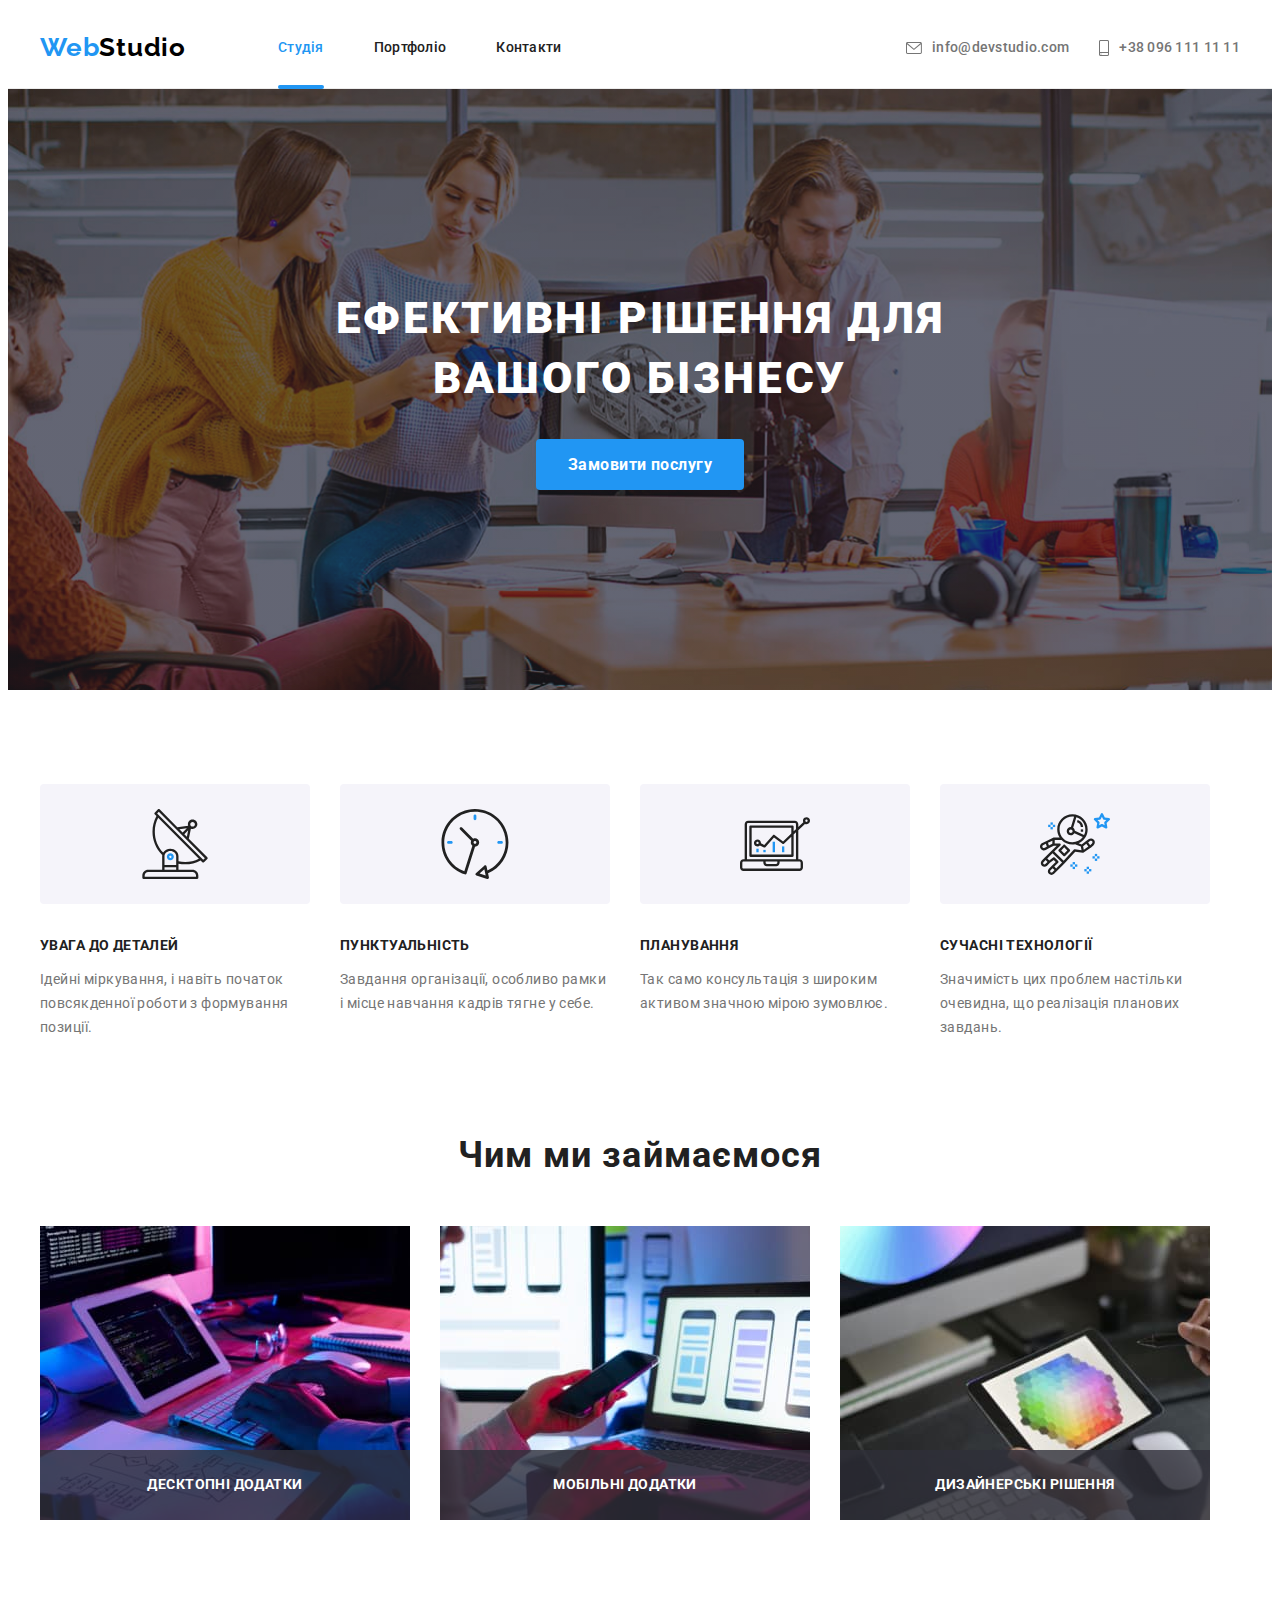
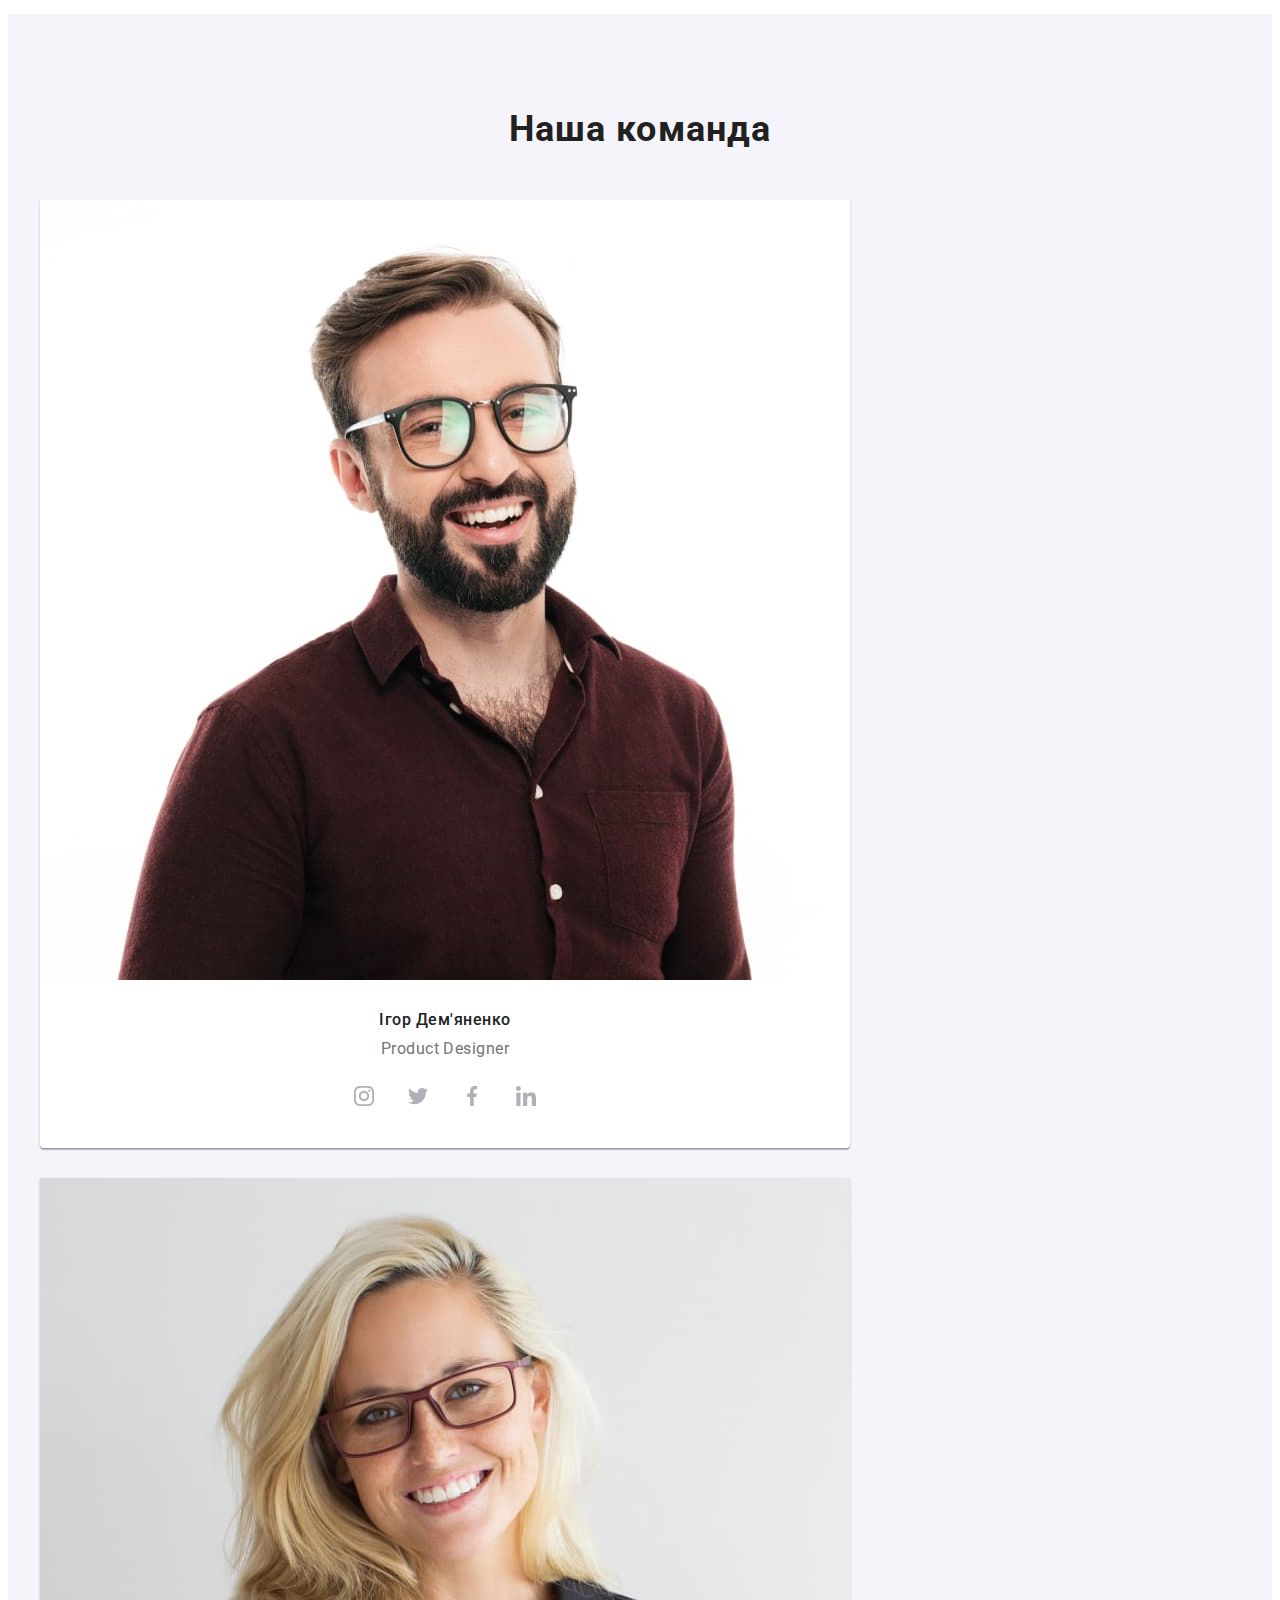
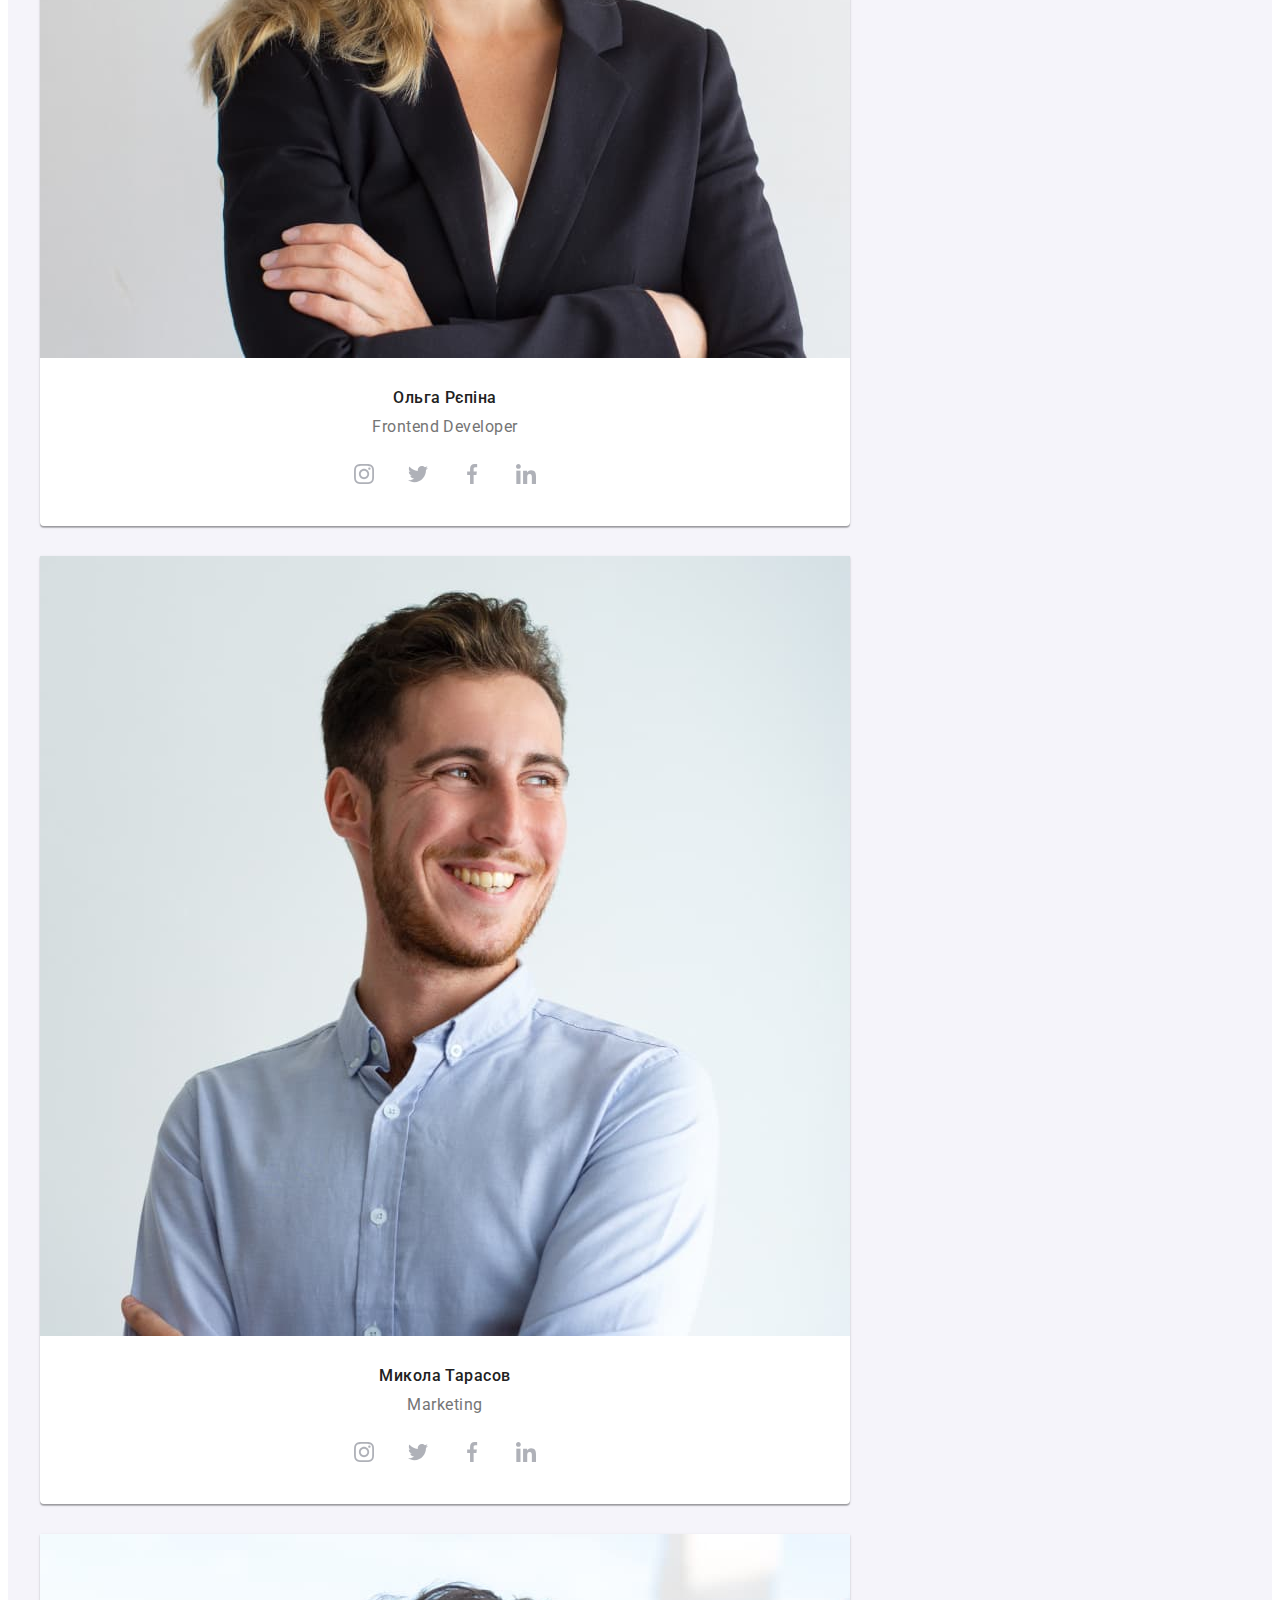
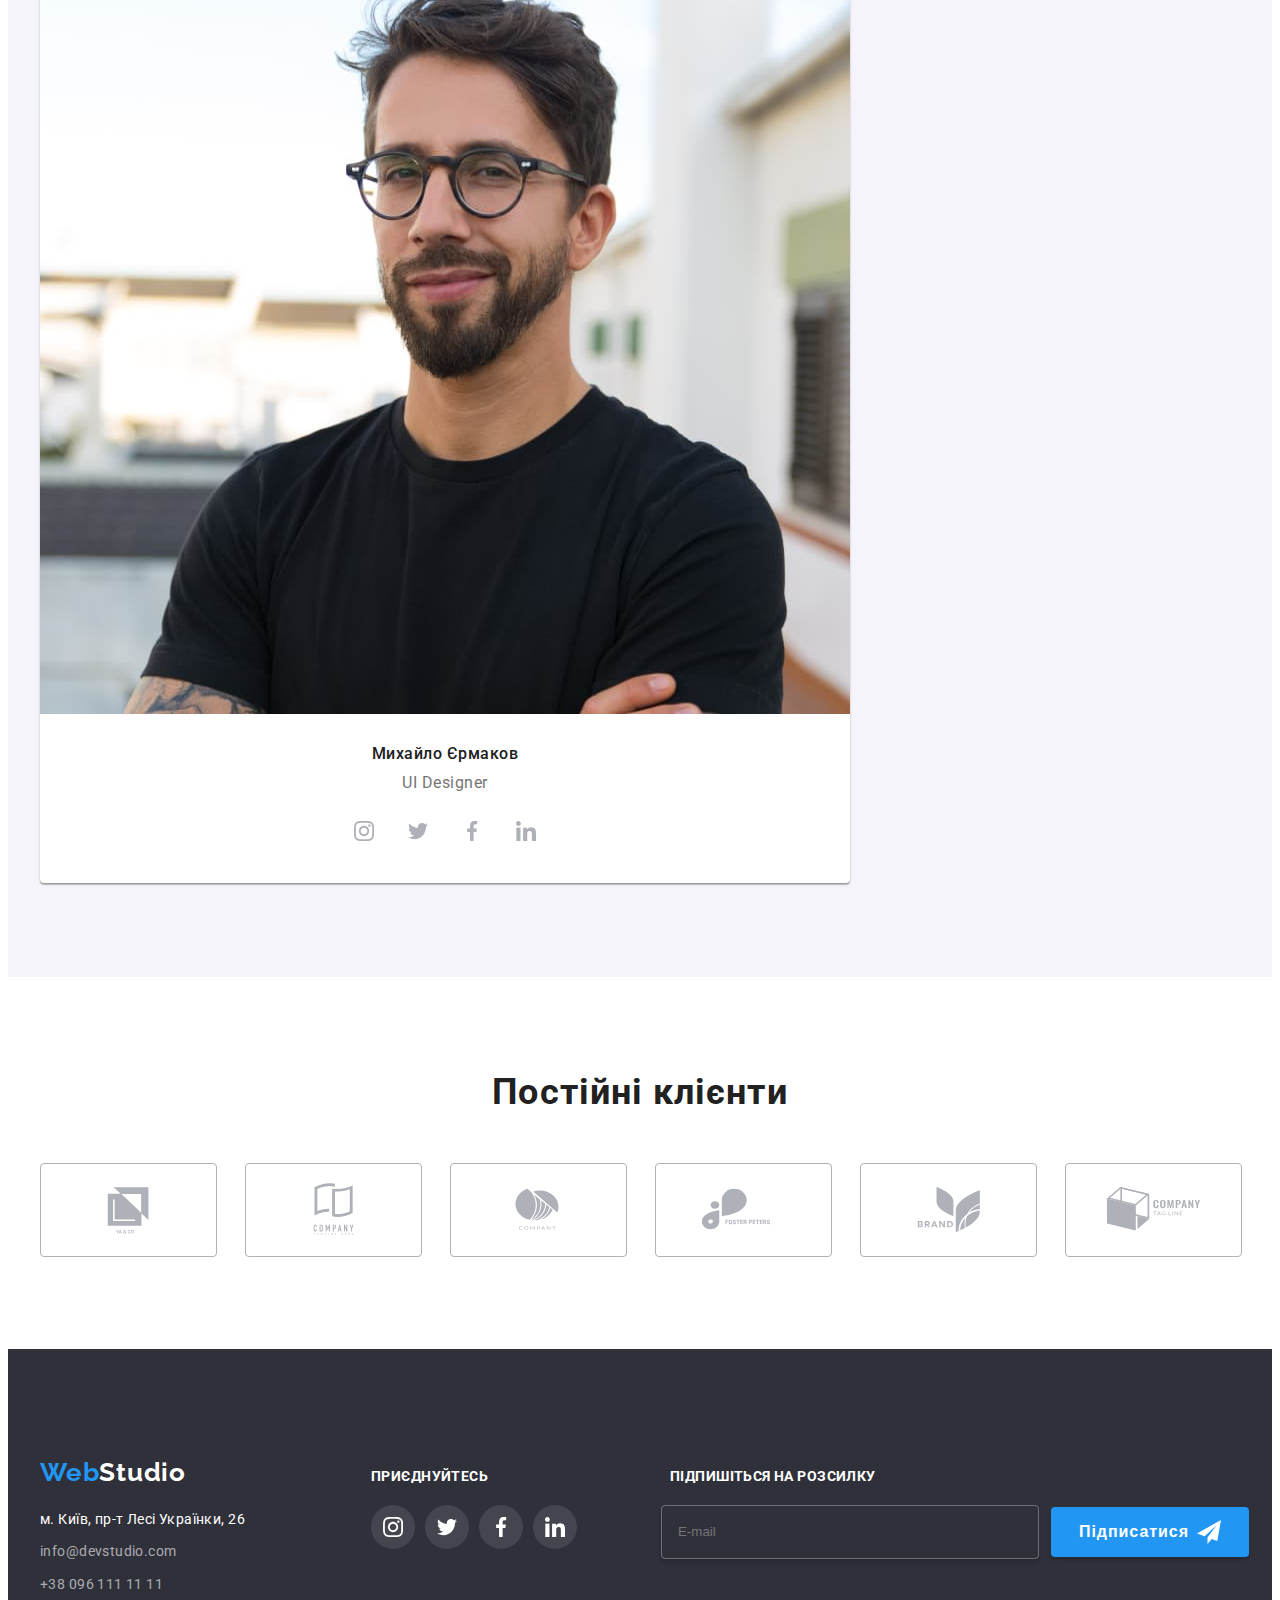
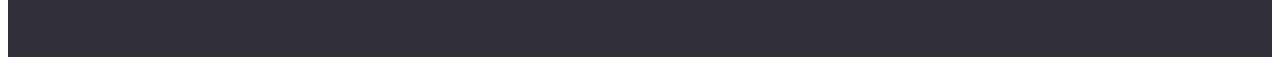
<file: index.html>
<!DOCTYPE html>
<html lang="en">
  <head>
    <meta charset="UTF-8" />
    <meta http-equiv="X-UA-Compatible" content="IE=edge" />
    <meta name="viewport" content="width=device-width, initial-scale=1.0" />
    <link rel="preconnect" href="https://fonts.googleapis.com" />
    <link rel="preconnect" href="https://fonts.gstatic.com" crossorigin />
    <link
      href="https://fonts.googleapis.com/css2?family=Raleway:wght@700&family=Roboto:wght@400;500;700;900&display=swap"
      rel="stylesheet"
    />
    <link
      rel="stylesheet"
      href="https://cdnjs.cloudflare.com/ajax/libs/modern-normalize/1.1.0/modern-normalize.min.css"
      integrity="sha512-wpPYUAdjBVSE4KJnH1VR1HeZfpl1ub8YT/NKx4PuQ5NmX2tKuGu6U/JRp5y+Y8XG2tV+wKQpNHVUX03MfMFn9Q=="
      crossorigin="anonymous"
      referrerpolicy="no-referrer"
    />
    <!-- <link rel="stylesheet" href="./css/styles.css" /> -->
    <link rel="stylesheet" href="./css/main.min.css" />
    <title>Студія</title>
  </head>
  <body>
    <!-- Header -->
    <header class="page-header">
      <div class="container page-header__container">
        <nav class="navigation">
          <a class="logo" href="/"><span class="logo__span">Web</span>Studio</a>
          <ul class="menu">
            <li class="menu__item">
              <a class="menu__link menu__link_current" href="#studio">Студія</a>
            </li>
            <li class="menu__item">
              <a class="menu__link" href="./portfolio.html">Портфоліо</a>
            </li>
            <li class="menu__item">
              <a class="menu__link" href="#contact">Контакти</a>
            </li>
          </ul>
          <button type="button" class="mobile-menu-btn" data-menu-open>
            <svg class="mobile-menu-btn__icon" width="40" height="40">
              <use href="./images/icons.svg#icon-burger"></use>
            </svg>
          </button>
        </nav>

        <ul class="contacts">
          <li class="contacts__item">
            <a class="contacts__link" href="mailto:info@devstudio.com"
              ><svg
                class="contacts__img"
                width="16"
                height="12"
                aria-label="пошта"
              >
                <use href="./images/icons.svg#icon-mail"></use>
              </svg>
              info@devstudio.com</a
            >
          </li>
          <li class="contacts__item">
            <a class="contacts__link" href="tel:+380961111111"
              ><svg
                class="contacts__img"
                width="10"
                height="16"
                aria-label="пошта"
              >
                <use href="./images/icons.svg#icon-smartphone"></use>
              </svg>
              +38 096 111 11 11</a
            >
          </li>
        </ul>
      </div>

      <div class="mobile-menu" data-menu>
        <div class="container mobile-menu__container">
          <button class="mobile-menu__close-btn" data-menu-close>
            <svg class="mobile-menu__close-icon" width="40" height="40">
              <use href="./images/icons.svg#icon-close"></use>
            </svg>
          </button>
          <ul class="mobile-list">
            <li class="mobile-list__item">
              <a class="mobile-list__link current" href="#Studio">Студія</a>
            </li>
            <li class="mobile-list__item">
              <a class="mobile-list__link" href="./portfolio.html">Портфоліо</a>
            </li>
            <li class="mobile-list__item">
              <a class="mobile-list__link" href="#Contacts">Контакти</a>
            </li>
          </ul>
          <div class="mobile-lists">
            <ul class="mobile-contacts">
              <li class="mobile-contacts__item-tel">
                <a class="mobile-contacts__link-tel" href="tel:+380961111111">
                  +38 096 111 11 11</a
                >
              </li>
              <li class="mobile-contacts__item-email">
                <a
                  class="mobile-contacts__link-email"
                  href="mailto:info@devstudio.com"
                >
                  info@devstudio.com</a
                >
              </li>
            </ul>
            <ul class="mobile-socials">
              <li class="mobile-socials__item">
                <a class="mobile-socials__link" href="">Instagram </a>
              </li>
              <li class="mobile-socials__item">
                <a class="mobile-socials__link" href="">Twitter </a>
              </li>
              <li class="mobile-socials__item">
                <a class="mobile-socials__link" href=""> Facebook</a>
              </li>
              <li class="mobile-socials__item">
                <a class="mobile-socials__link" href="">LinkedIn </a>
              </li>
            </ul>
          </div>
        </div>
      </div>
    </header>

    <main>
      <!-- Offer -->
      <section class="hero">
        <div class="container">
          <h1 class="hero__title">Ефективні рішення для вашого бізнесу</h1>
          <button class="hero__btn" type="button" data-modal-open>
            Замовити послугу
          </button>
        </div>
      </section>

      <!-- Advantages -->

      <section class="section">
        <div class="container">
          <h2 class="visually-hidden">Наші переваги</h2>
          <ul class="advantages-list">
            <li class="advantages-list__item">
              <div class="advantages-list__box">
                <svg class="advantages-list__icon" width="70" height="70">
                  <use href="./images/icons.svg#icon-antenna"></use>
                </svg>
              </div>

              <h3 class="advantages-list__title">УВАГА ДО ДЕТАЛЕЙ</h3>
              <p class="advantages-list__text">
                Ідейні міркування, і навіть початок повсякденної роботи з
                формування позиції.
              </p>
            </li>
            <li class="advantages-list__item">
              <div class="advantages-list__box">
                <svg class="advantages-list__icon" width="70" height="70">
                  <use href="./images/icons.svg#icon-clock"></use>
                </svg>
              </div>
              <h3 class="advantages-list__title">ПУНКТУАЛЬНІСТЬ</h3>
              <p class="advantages-list__text">
                Завдання організації, особливо рамки і місце навчання кадрів
                тягне у себе.
              </p>
            </li>
            <li class="advantages-list__item">
              <div class="advantages-list__box">
                <svg class="advantages-list__icon" width="70" height="70">
                  <use href="./images/icons.svg#icon-diagram"></use>
                </svg>
              </div>
              <h3 class="advantages-list__title">ПЛАНУВАННЯ</h3>
              <p class="advantages-list__text">
                Так само консультація з широким активом значною мірою зумовлює.
              </p>
            </li>
            <li class="advantages-list__item">
              <div class="advantages-list__box">
                <svg class="advantages-list__icon" width="70" height="70">
                  <use href="./images/icons.svg#icon-astronaut"></use>
                </svg>
              </div>
              <h3 class="advantages-list__title">СУЧАСНІ ТЕХНОЛОГІЇ</h3>
              <p class="advantages-list__text">
                Значимість цих проблем настільки очевидна, що реалізація
                планових завдань.
              </p>
            </li>
          </ul>
        </div>
      </section>

      <!-- Work -->

      <section class="section work section--padding">
        <div class="container">
          <h2 class="section__title">Чим ми займаємося</h2>
          <ul class="work__list">
            <li class="work__item">
              <img
                srcset="images/work/box_1@2x.jpg 2x"
                src="images/work/box_1.jpg"
                alt="coding"
              />
              <p class="work__overlay">Десктопні додатки</p>
            </li>
            <li class="work__item">
              <img
                srcset="images/work/box_2@2x.jpg 2x"
                src="images/work/box_2.jpg"
                alt="connecting"
              />
              <p class="work__overlay">Мобільні додатки</p>
            </li>
            <li class="work__item">
              <img
                srcset="images/work/box_3@2x.jpg 2x"
                src="images/work/box_3.jpg"
                alt="designing"
              />
              <p class="work__overlay">Дизайнерські рішення</p>
            </li>
          </ul>
        </div>
      </section>

      <!-- Our team -->

      <section class="section section--other-bg">
        <div class="container">
          <h2 class="section__title">Наша команда</h2>
          <ul class="team-cards">
            <li class="team-cards__item">
              <picture>
                <source
                  srcset="images/team/img_1.jpg 1x, images/team/img_1@2x.jpg 2x"
                  media="(min-width: 1200px)"
                />
                <source
                  srcset="
                    images/team/img_1-tablet.jpg    1x,
                    images/team/img_1-tablet@2x.jpg 2x
                  "
                  media="(min-width: 768px)"
                />
                <source
                  srcset="
                    images/team/img_1-mobile.jpg    1x,
                    images/team/img_1-mobile@2x.jpg 2x
                  "
                  media="(min-width: 280px)"
                />
                <img
                  srcset="images/team/img_1@2x.jpg 2x"
                  src="images/team/img_1.jpg"
                  alt="Igor"
                />
              </picture>

              <div class="team-cards__text-container">
                <h3 class="team-cards__title">Ігор Дем'яненко</h3>
                <p class="team-cards__text">Product Designer</p>

                <ul class="socials">
                  <li class="socials__item">
                    <a class="socials__link" href="">
                      <svg class="socials__link-icon" width="20" height="20">
                        <use href="./images/icons.svg#icon-instagram"></use>
                      </svg>
                    </a>
                  </li>
                  <li class="socials__item">
                    <a class="socials__link" href="">
                      <svg class="socials__link-icon" width="20" height="20">
                        <use href="./images/icons.svg#icon-twitter"></use>
                      </svg>
                    </a>
                  </li>
                  <li class="socials__item">
                    <a class="socials__link" href="">
                      <svg class="socials__link-icon" width="20" height="20">
                        <use href="./images/icons.svg#icon-facebook"></use>
                      </svg>
                    </a>
                  </li>
                  <li class="socials__item">
                    <a class="socials__link" href="">
                      <svg class="socials__link-icon" width="20" height="20">
                        <use href="./images/icons.svg#icon-linkedin"></use>
                      </svg>
                    </a>
                  </li>
                </ul>
              </div>
            </li>
            <li class="team-cards__item">
              <picture>
                <source
                  srcset="images/team/img_2.jpg 1x, images/team/img_2@2x.jpg 2x"
                  media="(min-width: 1200px)"
                />
                <source
                  srcset="
                    images/team/img_2-tablet.jpg    1x,
                    images/team/img_2-tablet@2x.jpg 2x
                  "
                  media="(min-width: 768px)"
                />
                <source
                  srcset="
                    images/team/img_2-mobile.jpg    1x,
                    images/team/img_2-mobile@2x.jpg 2x
                  "
                  media="(min-width: 280px)"
                />
                <img src="images/team/img_2.jpg" alt="Olga" />
              </picture>

              <div class="team-cards__text-container">
                <h3 class="team-cards__title">Ольга Рєпіна</h3>
                <p class="team-cards__text">Frontend Developer</p>

                <ul class="socials">
                  <li class="socials__item">
                    <a class="socials__link" href="">
                      <svg class="socials__link-icon" width="20" height="20">
                        <use href="./images/icons.svg#icon-instagram"></use>
                      </svg>
                    </a>
                  </li>
                  <li class="socials__item">
                    <a class="socials__link" href="">
                      <svg class="socials__link-icon" width="20" height="20">
                        <use href="./images/icons.svg#icon-twitter"></use>
                      </svg>
                    </a>
                  </li>
                  <li class="socials__item">
                    <a class="socials__link" href="">
                      <svg class="socials__link-icon" width="20" height="20">
                        <use href="./images/icons.svg#icon-facebook"></use>
                      </svg>
                    </a>
                  </li>
                  <li class="socials__item">
                    <a class="socials__link" href="">
                      <svg class="socials__link-icon" width="20" height="20">
                        <use href="./images/icons.svg#icon-linkedin"></use>
                      </svg>
                    </a>
                  </li>
                </ul>
              </div>
            </li>
            <li class="team-cards__item">
              <picture>
                <source
                  srcset="images/team/img_3.jpg 1x, images/team/img_3@2x.jpg 2x"
                  media="(min-width: 1200px)"
                />
                <source
                  srcset="
                    images/team/img_3-tablet.jpg    1x,
                    images/team/img_3-tablet@2x.jpg 2x
                  "
                  media="(min-width: 768px)"
                />
                <source
                  srcset="
                    images/team/img_3-mobile.jpg    1x,
                    images/team/img_3-mobile@2x.jpg 2x
                  "
                  media="(min-width: 280px)"
                />
                <img src="images/team/img_3.jpg" alt="Mykola" />
              </picture>

              <div class="team-cards__text-container">
                <h3 class="team-cards__title">Микола Тарасов</h3>
                <p class="team-cards__text">Marketing</p>

                <ul class="socials">
                  <li class="socials__item">
                    <a class="socials__link" href="">
                      <svg class="socials__link-icon" width="20" height="20">
                        <use href="./images/icons.svg#icon-instagram"></use>
                      </svg>
                    </a>
                  </li>
                  <li class="socials__item">
                    <a class="socials__link" href="">
                      <svg class="socials__link-icon" width="20" height="20">
                        <use href="./images/icons.svg#icon-twitter"></use>
                      </svg>
                    </a>
                  </li>
                  <li class="socials__item">
                    <a class="socials__link" href="">
                      <svg class="socials__link-icon" width="20" height="20">
                        <use href="./images/icons.svg#icon-facebook"></use>
                      </svg>
                    </a>
                  </li>
                  <li class="socials__item">
                    <a class="socials__link" href="">
                      <svg class="socials__link-icon" width="20" height="20">
                        <use href="./images/icons.svg#icon-linkedin"></use>
                      </svg>
                    </a>
                  </li>
                </ul>
              </div>
            </li>
            <li class="team-cards__item">
              <picture>
                <source
                  srcset="images/team/img_4.jpg 1x, images/team/img_4@2x.jpg 2x"
                  media="(min-width: 1200px)"
                />
                <source
                  srcset="
                    images/team/img_4-tablet.jpg    1x,
                    images/team/img_4-tablet@2x.jpg 2x
                  "
                  media="(min-width: 768px)"
                />
                <source
                  srcset="
                    images/team/img_4-mobile.jpg    1x,
                    images/team/img_4-mobile@2x.jpg 2x
                  "
                  media="(min-width: 280px)"
                />
                <img src="images/team/img_4.jpg" alt="Myhaiol" />
              </picture>

              <div class="team-cards__text-container">
                <h3 class="team-cards__title">Михайло Єрмаков</h3>
                <p class="team-cards__text">UI Designer</p>

                <ul class="socials">
                  <li class="socials__item">
                    <a class="socials__link" href="">
                      <svg class="socials__link-icon" width="20" height="20">
                        <use href="./images/icons.svg#icon-instagram"></use>
                      </svg>
                    </a>
                  </li>
                  <li class="socials__item">
                    <a class="socials__link" href="">
                      <svg class="socials__link-icon" width="20" height="20">
                        <use href="./images/icons.svg#icon-twitter"></use>
                      </svg>
                    </a>
                  </li>
                  <li class="socials__item">
                    <a class="socials__link" href="">
                      <svg class="socials__link-icon" width="20" height="20">
                        <use href="./images/icons.svg#icon-facebook"></use>
                      </svg>
                    </a>
                  </li>
                  <li class="socials__item">
                    <a class="socials__link" href="">
                      <svg class="socials__link-icon" width="20" height="20">
                        <use href="./images/icons.svg#icon-linkedin"></use>
                      </svg>
                    </a>
                  </li>
                </ul>
              </div>
            </li>
          </ul>
        </div>
      </section>

      <!-- Clients -->

      <section class="section">
        <div class="container">
          <h2 class="section__title">Постійні клієнти</h2>
          <ul class="clients">
            <li class="clients__item">
              <a href="" class="clients__link">
                <svg
                  class="clients__icon"
                  width="106"
                  height="60"
                  aria-label="YA&CO company"
                  lang="en"
                >
                  <use href="./images/icons.svg#icon-logo_1"></use>
                </svg>
              </a>
            </li>
            <li class="clients__item">
              <a href="" class="clients__link">
                <svg
                  class="clients__icon"
                  width="106"
                  height="60"
                  aria-label="Tagline here company"
                  lang="en"
                >
                  <use href="./images/icons.svg#icon-logo_2"></use>
                </svg>
              </a>
            </li>
            <li class="clients__item">
              <a href="" class="clients__link">
                <svg
                  class="clients__icon"
                  width="106"
                  height="60"
                  aria-label="Company"
                  lang="en"
                >
                  <use href="./images/icons.svg#icon-logo_3"></use>
                </svg>
              </a>
            </li>
            <li class="clients__item">
              <a href="" class="clients__link">
                <svg
                  class="clients__icon"
                  width="106"
                  height="60"
                  aria-label="Foster Peters company"
                  lang="en"
                >
                  <use href="./images/icons.svg#icon-logo_4"></use>
                </svg>
              </a>
            </li>
            <li class="clients__item">
              <a href="" class="clients__link">
                <svg
                  class="clients__icon"
                  width="106"
                  height="60"
                  aria-label="Brand company"
                  lang="en"
                >
                  <use href="./images/icons.svg#icon-logo_5"></use>
                </svg>
              </a>
            </li>
            <li class="clients__item">
              <a href="" class="clients__link">
                <svg
                  class="clients__icon"
                  width="106"
                  height="60"
                  aria-label="Tag Line company"
                  lang="en"
                >
                  <use href="./images/icons.svg#icon-logo_6"></use>
                </svg>
              </a>
            </li>
          </ul>
        </div>
      </section>
    </main>

    <!-- Footer -->

    <footer>
      <div class="container">
        <div class="main_footer">
          <div class="footer_left">
            <a class="f_logo" href="/"
              ><span class="logo__span">Web</span>Studio</a
            >
            <address>
              <ul class="f_contacts">
                <li class="f_contacts_item">
                  <a
                    class="address_contacts adr"
                    href="https://www.google.com.ua/maps/place/%D0%B1%D1%83%D0%BB%D1%8C%D0%B2%D0%B0%D1%80+%D0%9B%D0%B5%D1%81%D1%96+%D0%A3%D0%BA%D1%80%D0%B0%D1%97%D0%BD%D0%BA%D0%B8,+26,+%D0%9A%D0%B8%D1%97%D0%B2,+02000/@50.4265807,30.5361971,17z/data=!3m1!4b1!4m5!3m4!1s0x40d4cf0e033ecbe9:0x57a4dffefec77da0!8m2!3d50.4265807!4d30.5383858"
                    target="”_blank”"
                    >м. Київ, пр-т Лесі Українки, 26</a
                  >
                </li>
                <li class="f_contacts_item">
                  <a class="address_contacts" href="mailto:info@devstudio.com"
                    >info@devstudio.com</a
                  >
                </li>
                <li class="f_contacts_item">
                  <a class="address_contacts" href="tel:+380961111111"
                    >+38 096 111 11 11</a
                  >
                </li>
              </ul>
            </address>
          </div>
          <div class="footer_right">
            <h3 class="footer_subtitle">приєднуйтесь</h3>
            <ul class="footer_socials">
              <li class="footer_socials_item">
                <a class="footer_socials_link" href="">
                  <svg class="footer_socials_icon" width="20" height="20">
                    <use href="./images/icons.svg#icon-instagram"></use>
                  </svg>
                </a>
              </li>
              <li class="footer_socials_item">
                <a class="footer_socials_link" href="">
                  <svg class="footer_socials_icon" width="20" height="20">
                    <use href="./images/icons.svg#icon-twitter"></use>
                  </svg>
                </a>
              </li>
              <li class="footer_socials_item">
                <a class="footer_socials_link" href="">
                  <svg class="footer_socials_icon" width="20" height="20">
                    <use href="./images/icons.svg#icon-facebook"></use>
                  </svg>
                </a>
              </li>
              <li class="footer_socials_item">
                <a class="footer_socials_link" href="">
                  <svg class="footer_socials_icon" width="20" height="20">
                    <use href="./images/icons.svg#icon-linkedin"></use>
                  </svg>
                </a>
              </li>
            </ul>
          </div>

          <form class="footer_form">
            <span class="footer-input-desc">Підпишіться на розсилку</span>
            <div class="footer-form-list">
              <label class="footer_form_label">
                <span class="footer-input-wrapper">
                  <input
                    type="email"
                    class="footer-input"
                    required
                    placeholder="E-mail"
                    name="user_email"
                  />
                </span>
              </label>
              <button type="submit" class="footer-submit">
                Підписатися

                <svg class="footer-icon" width="24" height="24">
                  <use
                    class="footer-icon-svg"
                    href="./images/icons.svg#icon-send"
                  ></use>
                </svg>
              </button>
            </div>
          </form>
        </div>
      </div>
    </footer>

    <!-- Blackdrop -->

    <div class="backdrop is-hidden" data-modal>
      <div class="backdrop_modal">
        <button type="button" class="backdrop_modal_btn" data-modal-close>
          <svg class="backdrop_modal_close" width="18" height="18">
            <use href="./images/icons.svg#icon-close"></use>
          </svg>
        </button>
        <form class="modal-form">
          <b class="modal-form-capture"
            >Залиште свої дані, ми вам передзвонимо</b
          >
          <label class="modal-form-field">
            <span class="modal-form-input-desc">Імʼя</span>
            <span class="modal-form-input-wrapper">
              <input
                type="text"
                class="modal-form-input"
                required
                pattern="[a-zA-Zа-яА-ЯіІїЇʼҐґєЄ]+"
                name="user_name"
              />
              <svg class="modal-form-icon" width="18" height="18">
                <use
                  class="modal-form-icon-svg"
                  href="./images/icons.svg#icon-name"
                ></use>
              </svg>
            </span>
          </label>
          <label class="modal-form-field">
            <span class="modal-form-input-desc">Телефон</span>
            <span class="modal-form-input-wrapper">
              <input
                type="tel"
                class="modal-form-input"
                pattern="[0-9]{3}-[0-9]{3}-[0-9]{2}-[0-9]{2}"
                required
                name="user_phone"
              />

              <svg class="modal-form-icon" width="18" height="18">
                <use
                  class="modal-form-icon-svg"
                  href="./images/icons.svg#icon-phone"
                ></use>
              </svg>
            </span>
          </label>
          <label class="modal-form-field">
            <span class="modal-form-input-desc">Пошта</span>
            <span class="modal-form-input-wrapper">
              <input
                type="email"
                class="modal-form-input"
                required
                name="user_email"
              />

              <svg class="modal-form-icon" width="18" height="18">
                <use
                  class="modal-form-icon-svg"
                  href="./images/icons.svg#icon-email"
                ></use>
              </svg>
            </span>
          </label>
          <label class="modal-form-field" id="last-child">
            <span class="modal-form-input-desc">Коментар</span>
            <textarea
              name="user_message"
              class="modal-form-message"
              placeholder="Введіть текст"
            ></textarea>
          </label>
          <label class="modal-form-checkbox-wrapper">
            <input
              type="checkbox"
              class="modal-form-checkbox visually-hidden"
              name="user_policy"
              required
            />
            <svg class="modal-form-own-checkbox" width="15" height="16">
              <use
                class="modal-form-own-checkbox-icon"
                href="./images/icons.svg#icon-check"
              ></use>
            </svg>
            Погоджуюся з розсилкою та приймаю&nbsp;<a
              href=""
              class="modal-form-link"
              >Умови договору</a
            >
          </label>
          <button type="submit" class="modal-form-submit">Відправити</button>
        </form>
      </div>
    </div>

    <script src="./js/menu.js"></script>
    <script src="./js/modal.js"></script>
  </body>
</html>
</file>
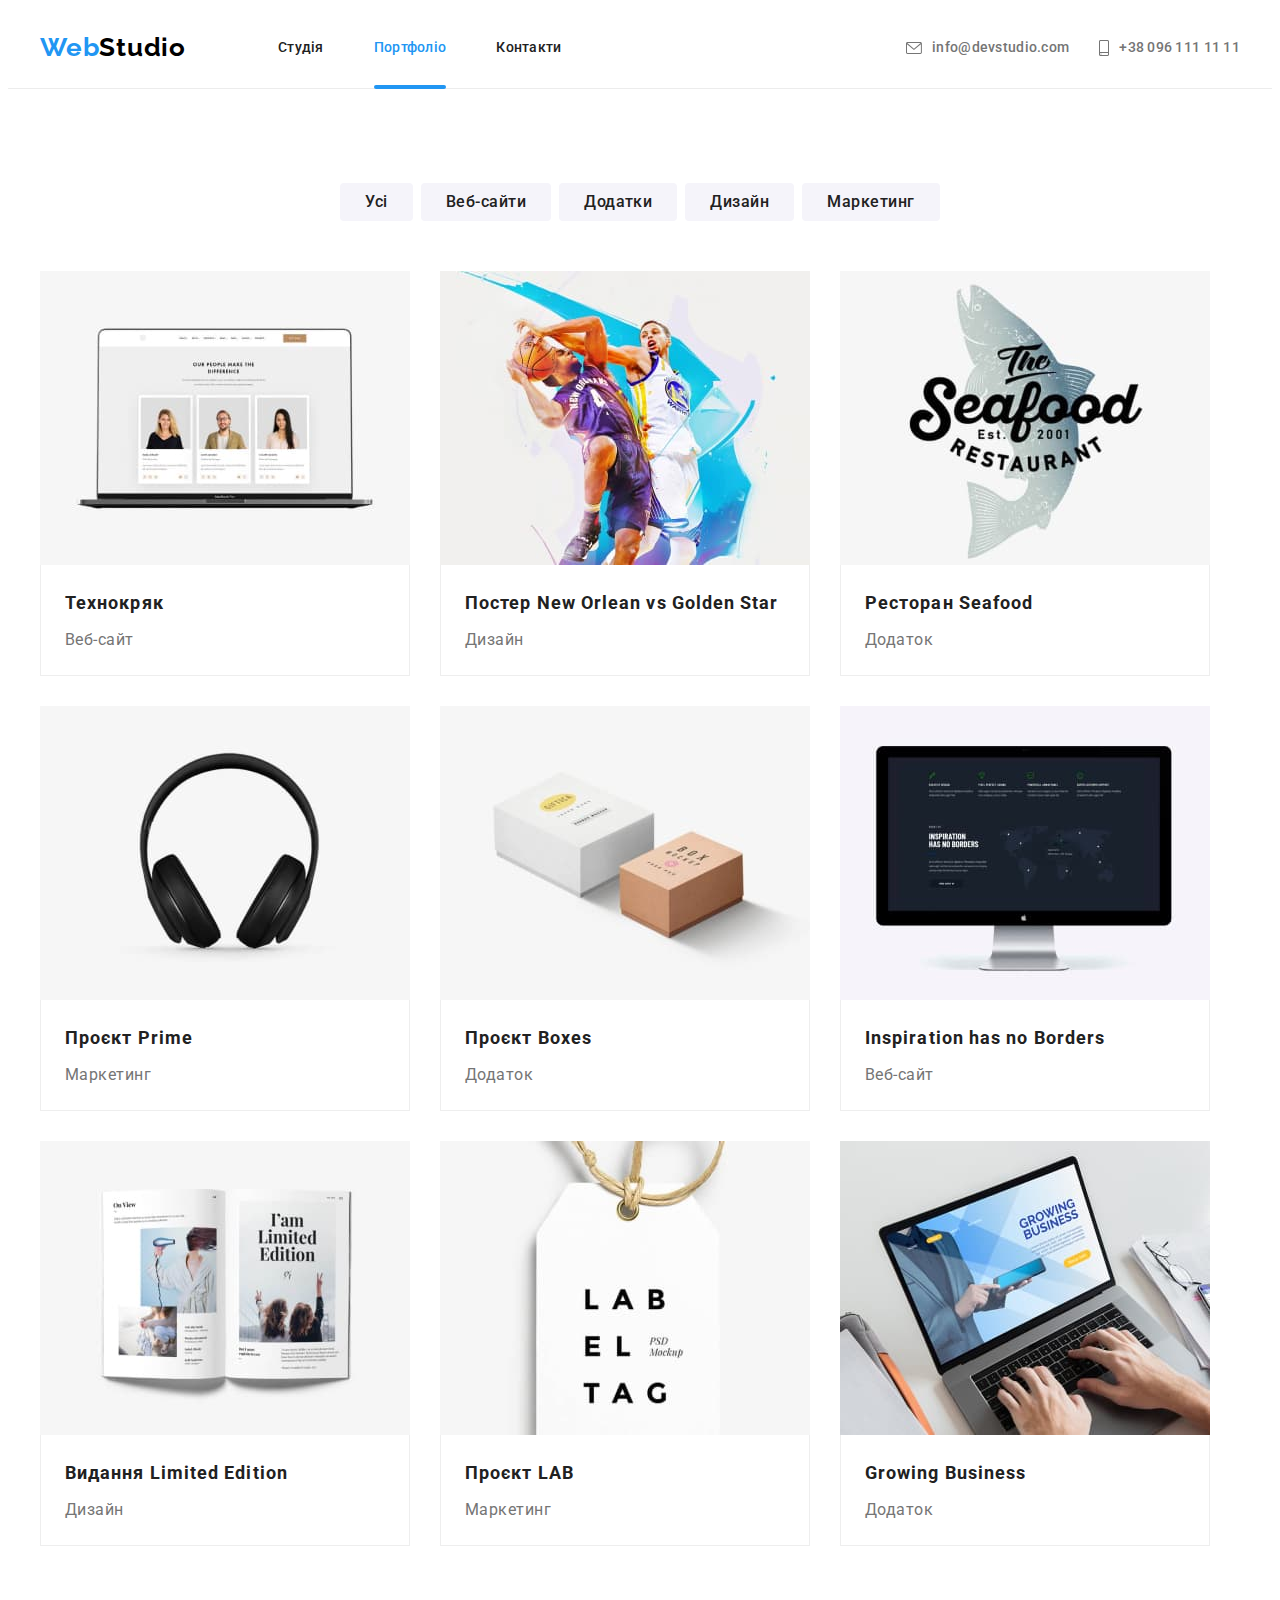
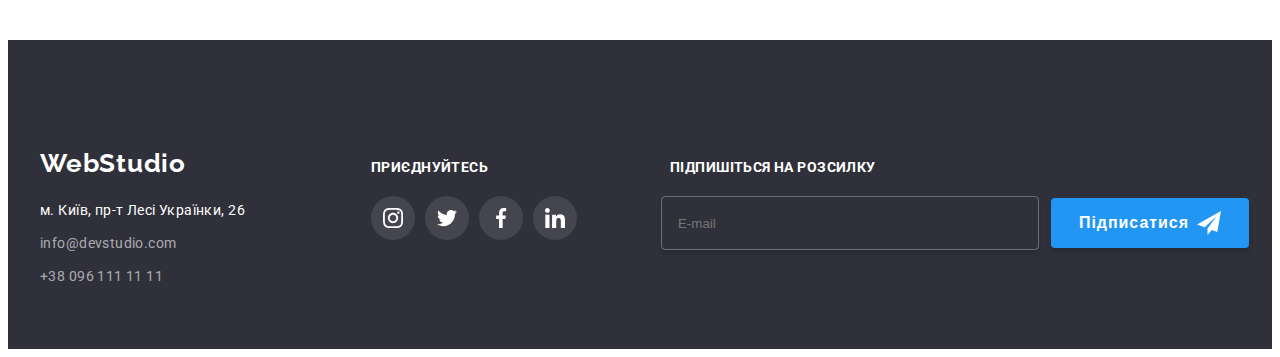
<file: portfolio.html>
<!DOCTYPE html>
<html lang="en">
  <head>
    <meta charset="UTF-8" />
    <meta http-equiv="X-UA-Compatible" content="IE=edge" />
    <meta name="viewport" content="width=device-width, initial-scale=1.0" />
    <link rel="preconnect" href="https://fonts.googleapis.com" />
    <link rel="preconnect" href="https://fonts.gstatic.com" crossorigin />
    <link
      href="https://fonts.googleapis.com/css2?family=Raleway:wght@700&family=Roboto:wght@400;500;700;900&display=swap"
      rel="stylesheet"
    />
    <link
      rel="stylesheet"
      href="https://cdnjs.cloudflare.com/ajax/libs/modern-normalize/1.1.0/modern-normalize.min.css"
      integrity="sha512-wpPYUAdjBVSE4KJnH1VR1HeZfpl1ub8YT/NKx4PuQ5NmX2tKuGu6U/JRp5y+Y8XG2tV+wKQpNHVUX03MfMFn9Q=="
      crossorigin="anonymous"
      referrerpolicy="no-referrer"
    />
    <link rel="stylesheet" href="./css/main.min.css" />
    <title>Портфоліо</title>
  </head>
  <body>
    <!-- Header -->
    <header class="page-header">
      <div class="container page-header__container">
        <nav class="navigation">
          <a class="logo" href="/"><span class="logo__span">Web</span>Studio</a>
          <ul class="menu">
            <li class="menu__item">
              <a class="menu__link" href="./index.html">Студія</a>
            </li>
            <li class="menu__item">
              <a class="menu__link menu__link_current" href="#portfoilo"
                >Портфоліо</a
              >
            </li>
            <li class="menu__item">
              <a class="menu__link" href="#contact">Контакти</a>
            </li>
          </ul>
          <button type="button" class="mobile-menu-btn" data-menu-open>
            <svg class="mobile-menu-btn__icon" width="40" height="40">
              <use href="./images/icons.svg#icon-burger"></use>
            </svg>
          </button>
        </nav>
        <ul class="contacts">
          <li class="contacts__item">
            <a class="contacts__link" href="mailto:info@devstudio.com"
              ><svg
                class="contacts__img"
                width="16"
                height="12"
                aria-label="пошта"
              >
                <use href="./images/icons.svg#icon-mail"></use>
              </svg>
              info@devstudio.com</a
            >
          </li>
          <li class="contacts__item">
            <a class="contacts__link" href="tel:+380961111111"
              ><svg
                class="contacts__img"
                width="10"
                height="16"
                aria-label="пошта"
              >
                <use href="./images/icons.svg#icon-smartphone"></use>
              </svg>
              +38 096 111 11 11</a
            >
          </li>
        </ul>
      </div>
      <div class="mobile-menu" data-menu>
        <div class="container mobile-menu__container">
          <button class="mobile-menu__close-btn" data-menu-close>
            <svg class="mobile-menu__close-icon" width="40" height="40">
              <use href="./images/icons.svg#icon-close"></use>
            </svg>
          </button>
          <ul class="mobile-list">
            <li class="mobile-list__item">
              <a class="mobile-list__link" href="./index.html">Студія</a>
            </li>
            <li class="mobile-list__item">
              <a class="mobile-list__link current" href="#Studio">Портфоліо</a>
            </li>
            <li class="mobile-list__item">
              <a class="mobile-list__link" href="#Contacts">Контакти</a>
            </li>
          </ul>
          <div class="mobile-lists">
            <ul class="mobile-contacts">
              <li class="mobile-contacts__item-tel">
                <a class="mobile-contacts__link-tel" href="tel:+380961111111">
                  +38 096 111 11 11</a
                >
              </li>
              <li class="mobile-contacts__item-email">
                <a
                  class="mobile-contacts__link-email"
                  href="mailto:info@devstudio.com"
                >
                  info@devstudio.com</a
                >
              </li>
            </ul>
            <ul class="mobile-socials">
              <li class="mobile-socials__item">
                <a class="mobile-socials__link" href="">Instagram </a>
              </li>
              <li class="mobile-socials__item">
                <a class="mobile-socials__link" href="">Twitter </a>
              </li>
              <li class="mobile-socials__item">
                <a class="mobile-socials__link" href=""> Facebook</a>
              </li>
              <li class="mobile-socials__item">
                <a class="mobile-socials__link" href="">LinkedIn </a>
              </li>
            </ul>
          </div>
        </div>
      </div>
    </header>

    <main>
      <!-- Buttons -->
      <section class="section">
        <div class="container">
          <h1 class="visually-hidden">Some content</h1>
          <ul class="buttons">
            <li class="buttons__item">
              <button class="buttons__btn" type="button">Усі</button>
            </li>
            <li class="buttons__item">
              <button class="buttons__btn" type="button">Веб-сайти</button>
            </li>
            <li class="buttons_item">
              <button class="buttons__btn" type="button">Додатки</button>
            </li>
            <li class="buttons_item">
              <button class="buttons__btn" type="button">Дизайн</button>
            </li>
            <li class="buttons_item">
              <button class="buttons__btn" type="button">Маркетинг</button>
            </li>
          </ul>

          <!-- Cards -->

          <ul class="cards">
            <li class="cards__item">
              <a href="" class="cards__link">
                <div class="cards__underline">
                  <picture>
                    <source
                      srcset="
                        images/portfolio/port_1.jpg    1x,
                        images/portfolio/port_1@2x.jpg 2x
                      "
                      media="(min-width: 1200px)"
                    />
                    <source
                      srcset="
                        images/portfolio/port_1_tab.jpg    1x,
                        images/portfolio/port_1_tab@2x.jpg 2x
                      "
                      media="(min-width: 768px)"
                    />
                    <source
                      srcset="
                        images/portfolio/port_1_mob.jpg    1x,
                        images/portfolio/port_1_mob@2x.jpg 2x
                      "
                      media="(min-width: 280px)"
                    />
                    <img
                      srcset="images/portfolio/port_1@2x.jpg 2x"
                      src="images/portfolio/port_1.jpg"
                      alt="laptop"
                    />
                  </picture>

                  <p class="cards__overlay">
                    Ресурс пропонує комплексні пропозиції з різним рівнем
                    функціоналу та сервісів. Все це дозволить відвідувачу
                    отримати вичерпні відомості про компанію чи приватну особу.
                  </p>
                </div>

                <div class="cards__thumb portfolio--padding">
                  <h2 class="cards__title">Технокряк</h2>
                  <p class="cards__text">Веб-сайт</p>
                </div>
              </a>
            </li>
            <li class="cards__item">
              <a href="#" class="cards__link">
                <div class="cards__underline">
                  <p class="cards__overlay">
                    Ресурс пропонує комплексні пропозиції з різним рівнем
                    функціоналу та сервісів. Все це дозволить відвідувачу
                    отримати вичерпні відомості про компанію чи приватну особу.
                  </p>
                  <picture>
                    <source
                      srcset="
                        images/portfolio/port_2.jpg    1x,
                        images/portfolio/port_2@2x.jpg 2x
                      "
                      media="(min-width: 1200px)"
                    />
                    <source
                      srcset="
                        images/portfolio/port_2_tab.jpg    1x,
                        images/portfolio/port_2_tab@2x.jpg 2x
                      "
                      media="(min-width: 768px)"
                    />
                    <source
                      srcset="
                        images/portfolio/port_2_mob.jpg    1x,
                        images/portfolio/port_2_mob@2x.jpg 2x
                      "
                      media="(min-width: 280px)"
                    />
                    <img
                      srcset="images/portfolio/port_@2x.jpg 2x"
                      src="images/portfolio/port_2.jpg"
                      alt="sport"
                    />
                  </picture>
                </div>

                <div class="cards__thumb">
                  <h2 class="cards__title">Постер New Orlean vs Golden Star</h2>
                  <p class="cards__text">Дизайн</p>
                </div>
              </a>
            </li>
            <li class="cards__item">
              <a href="" class="cards__link">
                <div class="cards__underline">
                  <p class="cards__overlay">
                    Ресурс пропонує комплексні пропозиції з різним рівнем
                    функціоналу та сервісів. Все це дозволить відвідувачу
                    отримати вичерпні відомості про компанію чи приватну особу.
                  </p>
                  <picture>
                    <source
                      srcset="
                        images/portfolio/port_3.jpg    1x,
                        images/portfolio/port_3@2x.jpg 2x
                      "
                      media="(min-width: 1200px)"
                    />
                    <source
                      srcset="
                        images/portfolio/port_3_tab.jpg    1x,
                        images/portfolio/port_3_tab@2x.jpg 2x
                      "
                      media="(min-width: 768px)"
                    />
                    <source
                      srcset="
                        images/portfolio/port_3_mob.jpg    1x,
                        images/portfolio/port_3_mob@2x.jpg 2x
                      "
                      media="(min-width: 280px)"
                    />
                    <img
                      srcset="images/portfolio/port_3@2x.jpg 2x"
                      src="images/portfolio/port_1.jpg"
                      alt="restoraunt"
                    />
                  </picture>
                </div>
                <div class="cards__thumb">
                  <h2 class="cards__title">Ресторан Seafood</h2>
                  <p class="cards__text">Додаток</p>
                </div>
              </a>
            </li>
            <li class="cards__item">
              <a href="" class="cards__link">
                <div class="cards__underline">
                  <p class="cards__overlay">
                    Ресурс пропонує комплексні пропозиції з різним рівнем
                    функціоналу та сервісів. Все це дозволить відвідувачу
                    отримати вичерпні відомості про компанію чи приватну особу.
                  </p>
                  <picture>
                    <source
                      srcset="
                        images/portfolio/port_4.jpg    1x,
                        images/portfolio/port_4@2x.jpg 2x
                      "
                      media="(min-width: 1200px)"
                    />
                    <source
                      srcset="
                        images/portfolio/port_4_tab.jpg    1x,
                        images/portfolio/port_4_tab@2x.jpg 2x
                      "
                      media="(min-width: 768px)"
                    />
                    <source
                      srcset="
                        images/portfolio/port_4_mob.jpg    1x,
                        images/portfolio/port_4_mob@2x.jpg 2x
                      "
                      media="(min-width: 280px)"
                    />
                    <img
                      srcset="images/portfolio/port_4@2x.jpg 2x"
                      src="images/portfolio/port_4.jpg"
                      alt="headphones"
                    />
                  </picture>
                </div>
                <div class="cards__thumb">
                  <h2 class="cards__title">Проєкт Prime</h2>
                  <p class="cards__text">Маркетинг</p>
                </div>
              </a>
            </li>
            <li class="cards__item">
              <a href="" class="cards__link">
                <div class="cards__underline">
                  <p class="cards__overlay">
                    Ресурс пропонує комплексні пропозиції з різним рівнем
                    функціоналу та сервісів. Все це дозволить відвідувачу
                    отримати вичерпні відомості про компанію чи приватну особу.
                  </p>
                  <picture>
                    <source
                      srcset="
                        images/portfolio/port_5.jpg    1x,
                        images/portfolio/port_5@2x.jpg 2x
                      "
                      media="(min-width: 1200px)"
                    />
                    <source
                      srcset="
                        images/portfolio/port_5_tab.jpg    1x,
                        images/portfolio/port_5_tab@2x.jpg 2x
                      "
                      media="(min-width: 768px)"
                    />
                    <source
                      srcset="
                        images/portfolio/port_5_mob.jpg    1x,
                        images/portfolio/port_5_mob@2x.jpg 2x
                      "
                      media="(min-width: 280px)"
                    />
                    <img
                      srcset="images/portfolio/port_5@2x.jpg 2x"
                      src="images/portfolio/port_5.jpg"
                      alt="boxes"
                    />
                  </picture>
                </div>
                <div class="cards__thumb">
                  <h2 class="cards__title">Проєкт Boxes</h2>
                  <p class="cards__text">Додаток</p>
                </div>
              </a>
            </li>
            <li class="cards__item">
              <a href="" class="cards__link">
                <div class="cards__underline">
                  <p class="cards__overlay">
                    Ресурс пропонує комплексні пропозиції з різним рівнем
                    функціоналу та сервісів. Все це дозволить відвідувачу
                    отримати вичерпні відомості про компанію чи приватну особу.
                  </p>
                  <picture>
                    <source
                      srcset="
                        images/portfolio/port_6.jpg    1x,
                        images/portfolio/port_6@2x.jpg 2x
                      "
                      media="(min-width: 1200px)"
                    />
                    <source
                      srcset="
                        images/portfolio/port_6_tab.jpg    1x,
                        images/portfolio/port_6_tab@2x.jpg 2x
                      "
                      media="(min-width: 768px)"
                    />
                    <source
                      srcset="
                        images/portfolio/port_6_mob.jpg    1x,
                        images/portfolio/port_6_mob@2x.jpg 2x
                      "
                      media="(min-width: 280px)"
                    />
                    <img
                      srcset="images/portfolio/port_6@2x.jpg 2x"
                      src="images/portfolio/port_6.jpg"
                      alt="screen"
                    />
                  </picture>
                </div>
                <div class="cards__thumb">
                  <h2 class="cards__title">Inspiration has no Borders</h2>
                  <p class="cards__text">Веб-сайт</p>
                </div>
              </a>
            </li>
            <li class="cards__item">
              <a href="" class="cards__link">
                <div class="cards__underline">
                  <p class="cards__overlay">
                    Ресурс пропонує комплексні пропозиції з різним рівнем
                    функціоналу та сервісів. Все це дозволить відвідувачу
                    отримати вичерпні відомості про компанію чи приватну особу.
                  </p>
                  <picture>
                    <source
                      srcset="
                        images/portfolio/port_7.jpg    1x,
                        images/portfolio/port_7@2x.jpg 2x
                      "
                      media="(min-width: 1200px)"
                    />
                    <source
                      srcset="
                        images/portfolio/port_7_tab.jpg    1x,
                        images/portfolio/port_7_tab@2x.jpg 2x
                      "
                      media="(min-width: 768px)"
                    />
                    <source
                      srcset="
                        images/portfolio/port_7_mob.jpg    1x,
                        images/portfolio/port_7_mob@2x.jpg 2x
                      "
                      media="(min-width: 280px)"
                    />
                    <img
                      srcset="images/portfolio/port_7@2x.jpg 2x"
                      src="images/portfolio/port_7.jpg"
                      alt="magazine"
                    />
                  </picture>
                </div>
                <div class="cards__thumb">
                  <h2 class="cards__title">Видання Limited Edition</h2>
                  <p class="cards__text">Дизайн</p>
                </div>
              </a>
            </li>
            <li class="cards__item">
              <a href="" class="cards__link">
                <div class="cards__underline">
                  <p class="cards__overlay">
                    Ресурс пропонує комплексні пропозиції з різним рівнем
                    функціоналу та сервісів. Все це дозволить відвідувачу
                    отримати вичерпні відомості про компанію чи приватну особу.
                  </p>
                  <picture>
                    <source
                      srcset="
                        images/portfolio/port_8.jpg    1x,
                        images/portfolio/port_8@2x.jpg 2x
                      "
                      media="(min-width: 1200px)"
                    />
                    <source
                      srcset="
                        images/portfolio/port_8_tab.jpg    1x,
                        images/portfolio/port_8_tab@2x.jpg 2x
                      "
                      media="(min-width: 768px)"
                    />
                    <source
                      srcset="
                        images/portfolio/port_8_mob.jpg    1x,
                        images/portfolio/port_8_mob@2x.jpg 2x
                      "
                      media="(min-width: 280px)"
                    />
                    <img
                      srcset="images/portfolio/port_8@2x.jpg 2x"
                      src="images/portfolio/port_8.jpg"
                      alt="jewelery"
                    />
                  </picture>
                </div>
                <div class="cards__thumb">
                  <h2 class="cards__title">Проєкт LAB</h2>
                  <p class="cards__text">Маркетинг</p>
                </div>
              </a>
            </li>
            <li class="cards__item">
              <a href="" class="cards__link">
                <div class="cards__underline">
                  <picture>
                    <source
                      srcset="
                        images/portfolio/port_9.jpg    1x,
                        images/portfolio/port_9@2x.jpg 2x
                      "
                      media="(min-width: 1200px)"
                    />
                    <source
                      srcset="
                        images/portfolio/port_9_tab.jpg    1x,
                        images/portfolio/port_9_tab@2x.jpg 2x
                      "
                      media="(min-width: 768px)"
                    />
                    <source
                      srcset="
                        images/portfolio/port_9_mob.jpg    1x,
                        images/portfolio/port_9_mob@2x.jpg 2x
                      "
                      media="(min-width: 280px)"
                    />
                    <img
                      srcset="images/portfolio/port_9@2x.jpg 2x"
                      src="images/portfolio/port_9.jpg"
                      alt="laptop"
                    />
                  </picture>
                  <p class="cards__overlay">
                    Ресурс пропонує комплексні пропозиції з різним рівнем
                    функціоналу та сервісів. Все це дозволить відвідувачу
                    отримати вичерпні відомості про компанію чи приватну особу.
                  </p>
                </div>
                <div class="cards__thumb">
                  <h2 class="cards__title">Growing Business</h2>
                  <p class="cards__text">Додаток</p>
                </div>
              </a>
            </li>
          </ul>
        </div>
      </section>
    </main>

    <!-- Footer -->
    <footer>
      <div class="container">
        <div class="main_footer">
          <div class="footer_left">
            <a class="f_logo link" href="/"
              ><span class="logo_span">Web</span>Studio</a
            >
            <address>
              <ul class="f_contacts list">
                <li class="f_contacts_item">
                  <a
                    class="address_contacts adr link"
                    href="https://www.google.com.ua/maps/place/%D0%B1%D1%83%D0%BB%D1%8C%D0%B2%D0%B0%D1%80+%D0%9B%D0%B5%D1%81%D1%96+%D0%A3%D0%BA%D1%80%D0%B0%D1%97%D0%BD%D0%BA%D0%B8,+26,+%D0%9A%D0%B8%D1%97%D0%B2,+02000/@50.4265807,30.5361971,17z/data=!3m1!4b1!4m5!3m4!1s0x40d4cf0e033ecbe9:0x57a4dffefec77da0!8m2!3d50.4265807!4d30.5383858"
                    target="”_blank”"
                    >м. Київ, пр-т Лесі Українки, 26</a
                  >
                </li>
                <li class="f_contacts_item">
                  <a
                    class="address_contacts link"
                    href="mailto:info@devstudio.com"
                    >info@devstudio.com</a
                  >
                </li>
                <li class="f_contacts_item">
                  <a class="address_contacts link" href="tel:+380961111111"
                    >+38 096 111 11 11</a
                  >
                </li>
              </ul>
            </address>
          </div>
          <div class="footer_right">
            <h3 class="footer_subtitle">приєднуйтесь</h3>
            <ul class="footer_socials list">
              <li class="footer_socials_item">
                <a class="footer_socials_link" href="">
                  <svg class="footer_socials_icon" width="20" height="20">
                    <use href="./images/icons.svg#icon-instagram"></use>
                  </svg>
                </a>
              </li>
              <li class="footer_socials_item">
                <a class="footer_socials_link" href="">
                  <svg class="footer_socials_icon" width="20" height="20">
                    <use href="./images/icons.svg#icon-twitter"></use>
                  </svg>
                </a>
              </li>
              <li class="footer_socials_item">
                <a class="footer_socials_link" href="">
                  <svg class="footer_socials_icon" width="20" height="20">
                    <use href="./images/icons.svg#icon-facebook"></use>
                  </svg>
                </a>
              </li>
              <li class="footer_socials_item">
                <a class="footer_socials_link" href="">
                  <svg class="footer_socials_icon" width="20" height="20">
                    <use href="./images/icons.svg#icon-linkedin"></use>
                  </svg>
                </a>
              </li>
            </ul>
          </div>

          <form class="footer_form">
            <span class="footer-input-desc">Підпишіться на розсилку</span>
            <div class="footer-form-list">
              <label class="footer_form_label">
                <span class="footer-input-wrapper">
                  <input
                    type="email"
                    class="footer-input"
                    required
                    placeholder="E-mail"
                    name="user_email"
                  />
                </span>
              </label>
              <button type="submit" class="footer-submit">
                Підписатися

                <svg class="footer-icon" width="24" height="24">
                  <use
                    class="footer-icon-svg"
                    href="./images/icons.svg#icon-send"
                  ></use>
                </svg>
              </button>
            </div>
          </form>
        </div>
      </div>
    </footer>
    <script src="./js/menu.js"></script>
  </body>
</html>
</file>
<file: css/main.min.css>
:root{--main-color: #212121;--add-color-1: #757575;--add-color-2: #fff;--add-color-3: #F5F4FA;--add-color-4: rgba(255, 255, 255, 0.6);--logo-color: #000;--main-bg-color: #fff;--add-bg-color: #C4C4C4;--add-bg-color-2: #2F303A;--accent-color: #2196F3;--header-border: #ECECEC;--border-color: #EEEEEE;--icon-color: #AFB1B8;--icon-bg: rgba(255, 255, 255, 0.1);--label-bg: rgba(47, 48, 58, 0.8);--transition-el: 250ms cubic-bezier(0.4, 0, 0.2, 1);--cargs-bg: rgba(33, 150, 243, 0.9);--overlay: rgba(0, 0, 0, 0.2);--btn-border: rgba(0, 0, 0, 0.1);--placeholder: rgba(117, 117, 117, 0.5);--input-border: rgba(33, 33, 33, 0.2);--focus: rgba(0, 0, 255, 0.5);--input-b2: rgba(255, 255, 255, 0.3)}.visually-hidden{position:absolute;width:1px;height:1px;margin:-1px;border:0;padding:0;white-space:nowrap;clip-path:inset(100%);clip:rect(0 0 0 0);overflow:hidden}.socials{display:flex;align-items:center}h1,h2,h3,h4,h5,h6,p{margin-top:0;margin-bottom:0}ul,ol{margin-top:0;margin-bottom:0;padding-left:0;list-style:none}a{text-decoration:none}img{display:block;max-width:100%;height:auto}body{font-family:"Roboto",sans-serif}button{cursor:pointer}.section{padding-top:60px;padding-bottom:60px}.section__title{font-size:28px;line-height:1.18;letter-spacing:.03em;margin-bottom:30px;text-align:center}.section--other-bg{background-color:var(--add-color-3)}@media screen and (min-width: 768px){.section{padding-top:60px;padding-bottom:60px}.section__title{font-size:28px;line-height:1.18;letter-spacing:.03em;color:var(--main-color);font-weight:700;margin-bottom:30px;text-align:center}}@media screen and (min-width: 1200px){.section{padding-top:94px;padding-bottom:94px}.section__title{font-size:36px;line-height:1.17;letter-spacing:.03em;color:var(--main-color);font-weight:700;margin-bottom:50px;text-align:center}.section--padding{padding-top:0}}.container{padding-left:15px;padding-right:15px}@media screen and (min-width: 480px){.container{width:480px;margin-left:auto;margin-right:auto}}@media screen and (min-width: 768px){.container{width:768px}}@media screen and (min-width: 1200px){.container{width:1200px}.page-header__container{display:flex;align-items:center;justify-content:space-between}}.backdrop{position:fixed;top:0;left:0;z-index:100;width:100%;height:100%;background-color:var(--overlay);transition:opacity var(--transition-el),visibility var(--transition-el)}.backdrop.is-hidden{visibility:hidden;opacity:0;pointer-events:none}.backdrop_modal{position:absolute;width:calc(100% - 15px);top:50%;left:50%;transform:translate(-50%, -50%);background-color:var(--add-color-2);padding:40px}.backdrop_modal_btn{position:absolute;top:8px;right:8px;display:flex;justify-content:center;align-items:center;width:30px;height:30px;padding:0;background-color:rgba(0,0,0,0);border:1px solid var(--btn-border);border-radius:50%;transition:border-color var(--transition-el)}.backdrop_modal_btn:hover,.backdrop_modal_btn:focus{border-color:var(--accent-color)}.backdrop_modal_close{transition:fill var(--transition-el)}.backdrop_modal_btn:hover .backdrop_modal_close,.backdrop_modal_btn:focus .backdrop_modal_close{fill:var(--accent-color)}@media screen and (min-width: 480px){.backdrop_modal{width:450px}}@media screen and (min-width: 1200px){.backdrop_modal{position:absolute;width:528px;top:50%;left:50%;transform:translate(-50%, -50%);background-color:var(--add-color-2);padding:40px}.backdrop_modal_btn{position:absolute;top:8px;right:8px;display:flex;justify-content:center;align-items:center;width:30px;height:30px;padding:0;background-color:rgba(0,0,0,0);border:1px solid var(--btn-border);border-radius:50%;transition:border-color var(--transition-el)}.backdrop_modal_btn:hover,.backdrop_modal_btn:focus{border-color:var(--accent-color)}.backdrop_modal_close{transition:fill var(--transition-el)}.backdrop_modal_btn:hover .backdrop_modal_close,.backdrop_modal_btn:focus .backdrop_modal_close{fill:var(--accent-color)}}.modal-form{display:flex;flex-direction:column;width:auto}.modal-form-capture{font-weight:700;font-size:20px;line-height:1.15;text-align:center;letter-spacing:.03em;color:var(--main-color);margin-bottom:12px}.modal-form-field{margin-bottom:10px}#last-child{margin-bottom:0}.modal-form-input-desc{display:block;font-size:12px;margin-bottom:4px;color:var(--add-color-1)}.modal-form-input-wrapper{position:relative;display:block}.modal-form-input{width:100%;height:40px;border:1px solid var(--input-border);border-radius:4px;padding-left:42px;transition:border-color var(--transition-el)}.modal-form-input:focus{border-color:var(--accent-color);outline:none}.modal-form-icon{position:absolute;top:50%;left:12px;display:block;width:18px;height:18px;transform:translateY(-50%);transition:fill var(--transition-el)}.modal-form-input:focus+.modal-form-icon{fill:var(--accent-color)}.modal-form-message{display:block;width:100%;height:120px;resize:none;border:1px solid var(--input-border);border-radius:4px;padding:12px 16px;line-height:1.3;transition:border-color var(--transition-el)}.modal-form-message::placeholder{padding-top:6px;font-weight:400;font-size:12px;line-height:.08;letter-spacing:.01em;color:var(--placeholder)}.modal-form-message:focus{outline:none;border-color:var(--accent-color)}.modal-form-checkbox-wrapper{display:flex;align-items:center;margin-top:20px;margin-bottom:30px;font-weight:400;font-size:12px;line-height:1.17;letter-spacing:.03em;color:var(--add-color-1)}.modal-form-own-checkbox{border:1px solid var(--main-color);border-radius:2px;cursor:pointer;margin-right:8px}.modal-form-checkbox:focus+.modal-form-own-checkbox{outline:2px solid var(--focus)}.modal-form-checkbox:checked+.modal-form-own-checkbox{background-color:var(--accent-color);border-color:var(--accent-color)}.modal-form-own-checkbox-icon{display:none;fill:var(--add-color-2)}.modal-form-checkbox:checked+.modal-form-own-checkbox .modal-form-own-checkbox-icon{display:block}.modal-form-submit{align-self:center;min-width:200px;padding:10px 52px;font-weight:700;font-size:16px;line-height:1.88;letter-spacing:.06em;background-color:var(--accent-color);color:var(--add-color-2);border:none;border-radius:4px;transition:box-shadow var(--transition-el)}.modal-form-submit:focus,.modal-form-submit:hover{box-shadow:0px 4px 4px rgba(0,0,0,.15)}.modal-form-link{font-weight:400;font-size:12px;line-height:1.17;letter-spacing:.03em;color:var(--accent-color)}@media screen and (min-width: 1200px){.modal-form-checkbox-wrapper{font-size:14px;line-height:1.71}.modal-form-own-checkbox{margin-right:10px}.modal-form-link{font-size:14px;line-height:1.71}}.footer_form{display:block;width:100%}.footer-form-list{display:flex;flex-direction:column;align-items:center;justify-content:center}.footer-input-desc{display:block;font-weight:700;font-size:14px;line-height:1.14;letter-spacing:.03em;text-transform:uppercase;color:var(--add-color-2);margin-bottom:20px;text-align:center}.footer_form_label{width:100%}.footer-input-wrapper{width:100%}.footer-input{width:100%;margin-bottom:20px;height:50px;background-color:rgba(0,0,0,0);border:1px solid var(--input-b2);box-shadow:0px 4px 4px rgba(0,0,0,.15);border-radius:4px;padding-left:16px;color:var(--add-color-2);transition:border-color var(--transition-el)}.footer-input:focus{outline:none;border-color:var(--accent-color)}.footer-submit{display:flex;align-items:center;text-align:center;font-weight:700;font-size:16px;line-height:1.88;letter-spacing:.06em;color:var(--add-color-2);background-color:var(--accent-color);height:50px;padding:10px 28px;margin-left:12px;border:none;box-shadow:0px 4px 4px rgba(0,0,0,.15);border-radius:4px}.footer-icon{margin-left:8px}.footer-icon{fill:var(--add-color-2)}@media screen and (min-width: 768px){.footer_form{max-width:450px;margin-top:60px}.footer-form-input{width:100%}}@media screen and (min-width: 1200px){.footer_form{display:flex;flex-direction:column;align-items:flex-start;max-width:570px}.footer-form-list{display:flex;flex-direction:row;width:570px;flex-wrap:nowrap}.footer-input-desc{text-align:start}.footer_form_label{width:100%}.footer-input{width:358px;margin-bottom:0}.footer-input:focus{outline:none;border-color:var(--accent-color)}.footer-submit{display:flex;align-items:center;font-weight:700;font-size:16px;line-height:1.88;letter-spacing:.06em;color:var(--add-color-2);background-color:var(--accent-color);height:50px;padding:10px 28px;margin-left:12px;border:none;box-shadow:0px 4px 4px rgba(0,0,0,.15);border-radius:4px}.footer-icon{margin-left:8px}.footer-icon{fill:var(--add-color-2)}}.socials__item{width:44px;height:44px}.socials__link{display:flex;align-items:center;justify-content:center;border-radius:50%;width:100%;height:100%;background-color:rgba(0,0,0,0);transition:background-color var(--transition-el)}.socials__link:hover,.socials__link:focus{background-color:var(--accent-color)}.socials__link:hover .socials__link-icon,.socials__link:focus .socials__link-icon{fill:var(--add-color-2)}.socials{justify-content:center;column-gap:10px}.logo__span{color:var(--accent-color)}.page-header{border-bottom:1px solid var(--header-border)}.menu{display:none}.contacts{display:none}.page-header__modal-btn{display:none}.navigation{display:flex;justify-content:space-between;align-items:center}.logo{font-family:"Raleway",sans-serif;font-weight:700;color:var(--logo-color);font-size:24px;line-height:1.17;letter-spacing:.03em;padding:16px 0;align-items:center}.mobile-menu{position:fixed;top:0;left:0;width:100%;height:100%;background-color:var(--main-bg-color);z-index:999;opacity:0;visibility:hidden;pointer-events:none;transition:opacity var(--transition-el),visibility var(--transition-el)}.mobile-menu.is-open{opacity:1;visibility:visible;pointer-events:auto}.mobile-menu__container{display:flex;flex-direction:column;justify-content:space-between;position:relative;padding-top:48px;padding-bottom:48px}.mobile-menu-btn{border:none;background-color:rgba(0,0,0,0);padding:0;line-height:0;display:flex}.mobile-menu__close-btn{position:absolute;top:10px;right:15px;border:none;background-color:rgba(0,0,0,0);padding:0;line-height:0;transition:fill var(--transition-el)}.mobile-menu__close-btn:hover,.mobile-menu__close-btn:focus{fill:var(--accent-color)}.contact-phone-number{display:none}.mobile-list__item:not(:last-child){margin-bottom:36px}.mobile-list__link{font-weight:500;font-size:40px;line-height:1.18;letter-spacing:.02em;color:var(--main-color);transition:color var(--transition-el)}.mobile-list__link:hover,.mobile-list__link:focus{color:var(--accent-color)}.mobile-contacts__item-tel{margin-bottom:32px}.mobile-contacts__link-tel{font-weight:500;font-size:34px;line-height:1.18;letter-spacing:.02em;color:var(--accent-color)}.mobile-contacts__link-email{font-weight:500;font-size:24px;line-height:1.17;letter-spacing:.02em;color:var(--add-color-1)}.mobile-socials{display:flex;align-items:center}.mobile-socials__item:not(:last-child){margin-right:20px}.mobile-socials__item{position:relative}.mobile-socials__item::after{content:"";width:22px;height:1px;transform:rotate(90deg);background-color:var(--input-border);display:block;position:absolute;top:10px;right:-20px}.mobile-socials__link{font-weight:500;font-size:18px;line-height:1.2;letter-spacing:.02em;color:var(--accent-color)}.current{color:var(--accent-color)}@media screen and (min-width: 768px){.page-header__container{display:flex;align-items:center;justify-content:space-between}.mobile-menu-btn{display:none}.navigation{display:flex;align-items:center;justify-content:flex-start;column-gap:87px}.menu{display:flex;column-gap:50px}.menu__link{position:relative;padding:30px 0;font-weight:500;font-size:14px;line-height:1.14;letter-spacing:.02em;color:var(--main-color);display:block;transition:color var(--transition-el)}.menu__link:hover,.menu__link:focus{color:var(--accent-color)}.menu__link_current{color:var(--accent-color)}.menu__link_current::after{position:absolute;content:"";width:100%;height:4px;bottom:-1px;left:0;background:var(--accent-color);display:block;border-radius:2px}.contacts{display:flex;flex-direction:column}.contacts__item:not(:last-child){margin-bottom:10px}.contacts__link{font-weight:500;font-size:12px;line-height:1.17;letter-spacing:.02em;color:var(--add-color-1)}.contacts__img{margin-right:8px;fill:var(--add-color-1);transition:fill var(--transition-el)}.contacts__link:hover .contacts__img,.contacts__link:focus .contacts__img{fill:var(--accent-color)}}@media screen and (min-width: 1200px){.contacts{display:flex;flex-direction:row;align-items:center}.contacts__item:not(:last-child){margin-bottom:0}header.page-header{padding:0}.navigation{column-gap:92px}.logo{font-size:26px;line-height:1.19;padding:24px 0 25px 0}.menu__item{display:flex}.menu__item:not(:last-child){column-gap:50px}.menu__link{padding:32px 0}.menu__link_current{color:var(--accent-color)}.menu__link_current::after{position:absolute;content:"";width:100%;height:4px;bottom:-1px;left:0;background:var(--accent-color);display:block;border-radius:2px}.menu__link{position:relative;padding:32px 0}.contacts__link{display:flex;align-items:center;color:var(--add-color-1);font-size:14px;line-height:1.14;font-weight:500;width:100%;height:100%;transition:color var(--transition-el)}.contacts__link:hover,.contacts__link:focus{color:var(--accent-color)}.contacts__item{display:flex;align-items:center}.contacts__item:first-child{margin-right:30px}.contacts__img{margin-right:10px}}.hero{max-width:767px;background-color:var(--add-bg-color);background-image:linear-gradient(rgba(47, 48, 58, 0.4), rgba(47, 48, 58, 0.4)),url("../images/hero/mobile-img.jpg");background-repeat:no-repeat;background-position:50% 50%;background-size:cover;text-align:center;padding:118px 0;margin:0 auto}@media(min-device-pixel-ratio: 2),(-webkit-min-device-pixel-ratio: 2),(min-resolution: 192dpi),(min-resolution: 2dppx){.hero{background-image:linear-gradient(rgba(47, 48, 58, 0.4), rgba(47, 48, 58, 0.4)),url("../images/hero/mobile-img@2x.jpg")}}.hero__title{color:var(--add-color-2);max-width:360px;font-size:26px;line-height:1.62;margin:0 auto 30px;letter-spacing:.06em;font-weight:900;text-transform:uppercase}.hero__btn{color:var(--add-color-2);background-color:var(--accent-color);border:none;font-family:"Roboto";font-size:16px;line-height:1.98;letter-spacing:.03em;padding:10px 24px;font-weight:700;border-radius:4px}@media screen and (min-width: 768px){.hero{max-width:1200px;background-image:linear-gradient(rgba(47, 48, 58, 0.4), rgba(47, 48, 58, 0.4)),url("../images/hero/tablet-img.jpg")}}@media screen and (min-width: 768px)and (min-device-pixel-ratio: 2),screen and (min-width: 768px)and (-webkit-min-device-pixel-ratio: 2),screen and (min-width: 768px)and (min-resolution: 192dpi),screen and (min-width: 768px)and (min-resolution: 2dppx){.hero{background-image:linear-gradient(rgba(47, 48, 58, 0.4), rgba(47, 48, 58, 0.4)),url("../images/hero/tablet-img@2x.jpg")}}@media screen and (min-width: 1200px){.hero{max-width:1600px;padding:200px 0;background-image:linear-gradient(rgba(47, 48, 58, 0.4), rgba(47, 48, 58, 0.4)),url("../images/hero/Img.jpg")}}@media screen and (min-width: 1200px)and (min-device-pixel-ratio: 2),screen and (min-width: 1200px)and (-webkit-min-device-pixel-ratio: 2),screen and (min-width: 1200px)and (min-resolution: 192dpi),screen and (min-width: 1200px)and (min-resolution: 2dppx){.hero{background-image:linear-gradient(rgba(47, 48, 58, 0.4), rgba(47, 48, 58, 0.4)),url("../images/hero/Img@2x.jpg")}}@media screen and (min-width: 1200px){.hero__title{max-width:696px;font-size:44px;line-height:1.36}}@media screen and (min-width: 1200px){.hero__btn{padding:10px 32px}}.buttons{display:flex;flex-wrap:wrap;align-items:center;justify-content:flex-start;margin-bottom:40px;gap:15px 8px}.buttons__item:not(:last-child){gap:8px}.buttons__btn{color:var(--main-color);background-color:var(--add-color-3);border:none;font-family:"Roboto";font-weight:500;font-size:16px;line-height:1.63;text-align:center;letter-spacing:.03em;padding:6px 25px;cursor:pointer;border-radius:4px;transition:color var(--transition-el),background-color var(--transition-el),box-shadow var(--transition-el)}.buttons__btn:hover,.buttons__btn:focus{color:var(--add-color-2);background-color:var(--accent-color);box-shadow:0px 3px 1px rgba(0,0,0,.1),0px 1px 2px rgba(0,0,0,.08),0px 2px 2px rgba(0,0,0,.12)}.cards{display:flex;flex-direction:column;gap:30px;align-items:center;width:100%}.cards__thumb{padding:20px 24px;border-left:1px solid var(--border-color);border-bottom:1px solid var(--border-color);border-right:1px solid var(--border-color)}.cards__title{font-weight:700;font-size:18px;line-height:2;letter-spacing:.06em;color:var(--main-color);margin-bottom:4px}.cards__text{font-size:16px;line-height:1.88;letter-spacing:.03em;color:var(--add-color-1);font-weight:400}.cards__link{display:block;transition:box-shadow var(--transition-el)}.cards__link:hover,.cards__link:focus{box-shadow:0px 1px 1px rgba(0,0,0,.12),0px 4px 4px rgba(40,26,26,.06),1px 4px 6px rgba(0,0,0,.16)}.cards__underline{position:relative;overflow:hidden}.cards__overlay{position:absolute;top:0;left:0;width:100%;height:100%;color:#fff;padding:63px 24px;background-color:var(--cargs-bg);transform:translateY(100%);transition:transform var(--transition-el);font-weight:400;font-size:18px;line-height:1.6;letter-spacing:.03em}.cards__link:hover .cards__overlay,.cards__link:focus .cards__overlay{transform:translateY(0%)}@media screen and (min-width: 768px){.buttons{align-items:center;justify-content:center;margin-bottom:30px;column-gap:8px}.buttons__item:not(:last-child){column-gap:8px}.cards{display:flex;flex-direction:row;flex-wrap:wrap;gap:30px;align-items:flex-start}.cards__item{display:flex;height:100%}.cards__link{display:flex;flex-direction:column;width:100%;height:100%}.cards__thumb{padding:20px 23px;flex-grow:1}.portfolio--padding{padding-bottom:56px}.cards__title{font-weight:700;font-size:18px;line-height:2;letter-spacing:.06em;color:var(--main-color);margin-bottom:4px;width:306px}.cards__text{font-size:16px;line-height:1.88;letter-spacing:.03em;color:var(--add-color-1);font-weight:400;flex-grow:1}}@media screen and (min-width: 1200px){.buttons{margin-bottom:50px}.buttons__item:not(:last-child){column-gap:8px}.cards__thumb{padding:20px 24px}.cards__title{width:100%}}.advantages-list{display:block;column-gap:30px}.advantages-list__item{width:100%}.advantages-list__item:not(:last-child){margin-bottom:30px}.advantages-list__box{height:120px;background:var(--add-color-3);border-radius:4px;display:flex;justify-content:center;align-items:center;margin-bottom:30px}.advantages-list__title{font-size:14px;line-height:1.71;letter-spacing:.03em;color:var(--main-color);font-weight:700;margin-bottom:10px;text-align:center}.advantages-list__text{font-size:14px;line-height:1.71;letter-spacing:.03em;color:var(--add-color-1);font-weight:400}@media screen and (min-width: 768px){.advantages-list{display:flex;flex-wrap:wrap;gap:30px}.advantages-list__item{width:354px}.advantages-list__item:not(:last-child){margin-bottom:0}.advantages-list__title{text-align:start}.advantages-list__box{width:354px;height:120px}}@media screen and (min-width: 1200px){.advantages-list{display:flex;column-gap:30px}.advantages-list__item{width:270px}.advantages-list__item:not(:last-child){column-gap:30px}.advantages-list__box{width:270px;height:120px;background:var(--add-color-3);border-radius:4px;display:flex;justify-content:center;align-items:center;margin-bottom:30px}.advantages-list__title{font-size:14px;line-height:1.71;letter-spacing:.03em;color:var(--main-color);font-weight:700;margin-bottom:10px}.advantages-list__text{font-size:14px;line-height:1.71;letter-spacing:.03em;color:var(--add-color-1);font-weight:400}}.work{display:none}@media screen and (min-width: 1200px){.work{display:block}.work__list{display:flex;column-gap:30px}.work__item{position:relative}.work__item:not(:last-child){column-gap:30px}.work__overlay{position:absolute;display:flex;justify-content:center;align-items:center;font-weight:700;font-size:14px;line-height:1.14;letter-spacing:.03em;text-transform:uppercase;color:var(--add-color-2);bottom:0;left:0;width:100%;height:70px;background-color:var(--label-bg)}}.team-cards{display:block;text-align:center}.team-cards__item{background-color:var(--add-color-2);box-shadow:0px 1px 3px rgba(0,0,0,.12),0px 1px 1px rgba(0,0,0,.14),0px 2px 1px rgba(0,0,0,.2);border-radius:0px 0px 4px 4px}.team-cards__item:not(:last-child){margin-bottom:30px}.team-cards__text-container{padding-top:30px;padding-bottom:30px}.socials__link-icon{fill:var(--icon-color);transition:fill var(--transition-el)}.team-cards__title{font-size:16px;line-height:1.19;letter-spacing:.03em;color:var(--main-color);text-align:center;font-weight:500;margin-bottom:10px}.team-cards__text{font-size:16px;line-height:1.19;letter-spacing:.03em;color:var(--add-color-1);margin-bottom:16px}@media screen and (min-width: 768px){.team-cards{display:flex;flex-wrap:wrap;gap:30px;text-align:center}.team-cards__item{margin-bottom:0}.team-cards__item{background-color:var(--add-color-2);box-shadow:0px 1px 3px rgba(0,0,0,.12),0px 1px 1px rgba(0,0,0,.14),0px 2px 1px rgba(0,0,0,.2);border-radius:0px 0px 4px 4px}.team-cards__item:not(:last-child){margin-bottom:0}}@media screen and (min-width: 1200px){.team-cards{display:flex;column-gap:30px;text-align:center}.team-cards__item{background-color:var(--add-color-2);column-gap:30px;box-shadow:0px 1px 3px rgba(0,0,0,.12),0px 1px 1px rgba(0,0,0,.14),0px 2px 1px rgba(0,0,0,.2);border-radius:0px 0px 4px 4px}.team-cards__text-container{padding:30px 0}.socials__link-icon{fill:var(--icon-color);transition:fill var(--transition-el)}.team-cards__title{font-size:16px;line-height:1.19;letter-spacing:.03em;color:var(--main-color);text-align:center;font-weight:500;margin-bottom:10px}.team-cards__text{font-size:16px;line-height:1.19;letter-spacing:.03em;color:var(--add-color-1);margin-bottom:16px}}.clients{gap:30px;display:flex;flex-wrap:wrap}.clients__item{width:calc(50% - 15px);height:92px}.clients__link{display:flex;justify-content:center;align-items:center;width:100%;height:100%;border:1px solid var(--icon-color);border-radius:4px;transition:border-color var(--transition-el)}.clients__link:hover,.clients__link:focus{border-color:var(--accent-color)}.clients__icon{display:flex;justify-content:center;align-items:center;fill:var(--icon-color);transition:fill var(--transition-el)}.clients__link:hover .clients__icon,.clients__link:focus .clients__icon{fill:var(--accent-color)}@media screen and (min-width: 768px){.clients__item{width:calc(33.3333333333% - 20px);height:92px}}@media screen and (min-width: 1200px){.clients{flex-wrap:nowrap}.clients__item{width:16.6666666667%;height:92px}}footer{background-color:var(--add-bg-color-2);padding:60px 0}.main_footer{display:flex;flex-direction:column;align-items:center}.footer_left{margin-bottom:60px}.f_logo{font-family:"Raleway",sans-serif;text-align:center;font-weight:700;color:var(--add-color-2);font-size:24px;line-height:1.17;letter-spacing:.03em;display:block;margin-bottom:20px}address{font-style:normal;text-align:center}.address_contacts{font-size:14px;line-height:1.71;letter-spacing:.03em;color:var(--add-color-4);transition:color var(--transition-el)}.address_contacts:hover,.address_contacts:focus{color:var(--accent-color)}.f_contacts_item:not(:last-child){margin-bottom:8px}.adr{font-size:14px;line-height:1.71;letter-spacing:.03em;color:var(--add-color-2)}.footer_subtitle{font-weight:700;font-size:14px;line-height:1.14;letter-spacing:.03em;text-transform:uppercase;color:var(--add-color-2);margin-bottom:20px;text-align:center}.footer_socials{display:flex;align-items:center;column-gap:10px}.footer_socials_item{width:44px;height:44px}.footer_socials_link{display:flex;justify-content:center;align-items:center;border-radius:50%;width:100%;height:100%;background-color:var(--icon-bg);transition:background-color var(--transition-el)}.footer_socials_link:hover,.footer_socials_link:focus{background-color:var(--accent-color)}.footer_socials_icon{fill:var(--add-color-2)}.footer_right{margin-bottom:60px}@media screen and (min-width: 768px){footer{background-color:var(--add-bg-color-2);padding:60px 0}.main_footer{display:flex;flex-direction:row;justify-content:space-around;flex-wrap:wrap;align-items:baseline}.footer_left{margin-bottom:0}.f_logo{font-family:"Raleway",sans-serif;font-weight:700;color:var(--add-color-2);font-size:26px;line-height:1.19;letter-spacing:.03em;display:block;margin-bottom:20px}address{font-style:normal}.address_contacts{font-size:14px;line-height:1.71;letter-spacing:.03em;color:var(--add-color-4);transition:color var(--transition-el)}.address_contacts:hover,.address_contacts:focus{color:var(--accent-color)}.f_contacts_item:not(:last-child){margin-bottom:9px}.adr{font-size:14px;line-height:1.71;letter-spacing:.03em;color:var(--add-color-2)}.footer_subtitle{font-weight:700;font-size:14px;line-height:1.14;letter-spacing:.03em;text-transform:uppercase;color:var(--add-color-2);margin-bottom:20px}.footer_socials{display:flex;align-items:center;column-gap:10px}.footer_socials_item{width:44px;height:44px}.footer_socials_link{display:flex;justify-content:center;align-items:center;border-radius:50%;width:100%;height:100%;background-color:var(--icon-bg);transition:background-color var(--transition-el)}.footer_socials_link:hover,.footer_socials_link:focus{background-color:var(--accent-color)}.footer_socials_icon{fill:var(--add-color-2)}.footer_right{margin-bottom:0}}@media screen and (min-width: 1200px){footer{background-color:var(--add-bg-color-2);padding:60px 0}.main_footer{display:flex;align-items:baseline}.footer_left{margin-right:70px;flex-grow:1}.f_logo{font-family:"Raleway",sans-serif;text-align:start;font-weight:700;color:var(--add-color-2);font-size:26px;line-height:1.19;letter-spacing:.03em;display:block;margin-bottom:20px}address{font-style:normal;text-align:start}.address_contacts{font-size:14px;line-height:1.71;letter-spacing:.03em;color:var(--add-color-4);transition:color var(--transition-el)}.address_contacts:hover,.address_contacts:focus{color:var(--accent-color)}.f_contacts_item:not(:last-child){margin-bottom:9px}.adr{font-size:14px;line-height:1.71;letter-spacing:.03em;color:var(--add-color-2)}.footer_subtitle{font-weight:700;font-size:14px;line-height:1.14;letter-spacing:.03em;text-transform:uppercase;color:var(--add-color-2);margin-bottom:20px;text-align:start}.footer_socials{display:flex;align-items:center;column-gap:10px}.footer_socials_item{width:44px;height:44px}.footer_socials_link{display:flex;justify-content:center;align-items:center;border-radius:50%;width:100%;height:100%;background-color:var(--icon-bg);transition:background-color var(--transition-el)}.footer_socials_link:hover,.footer_socials_link:focus{background-color:var(--accent-color)}.footer_socials_icon{fill:var(--add-color-2)}.footer_right{margin-right:93px}}/*# sourceMappingURL=main.min.css.map */
</file>
